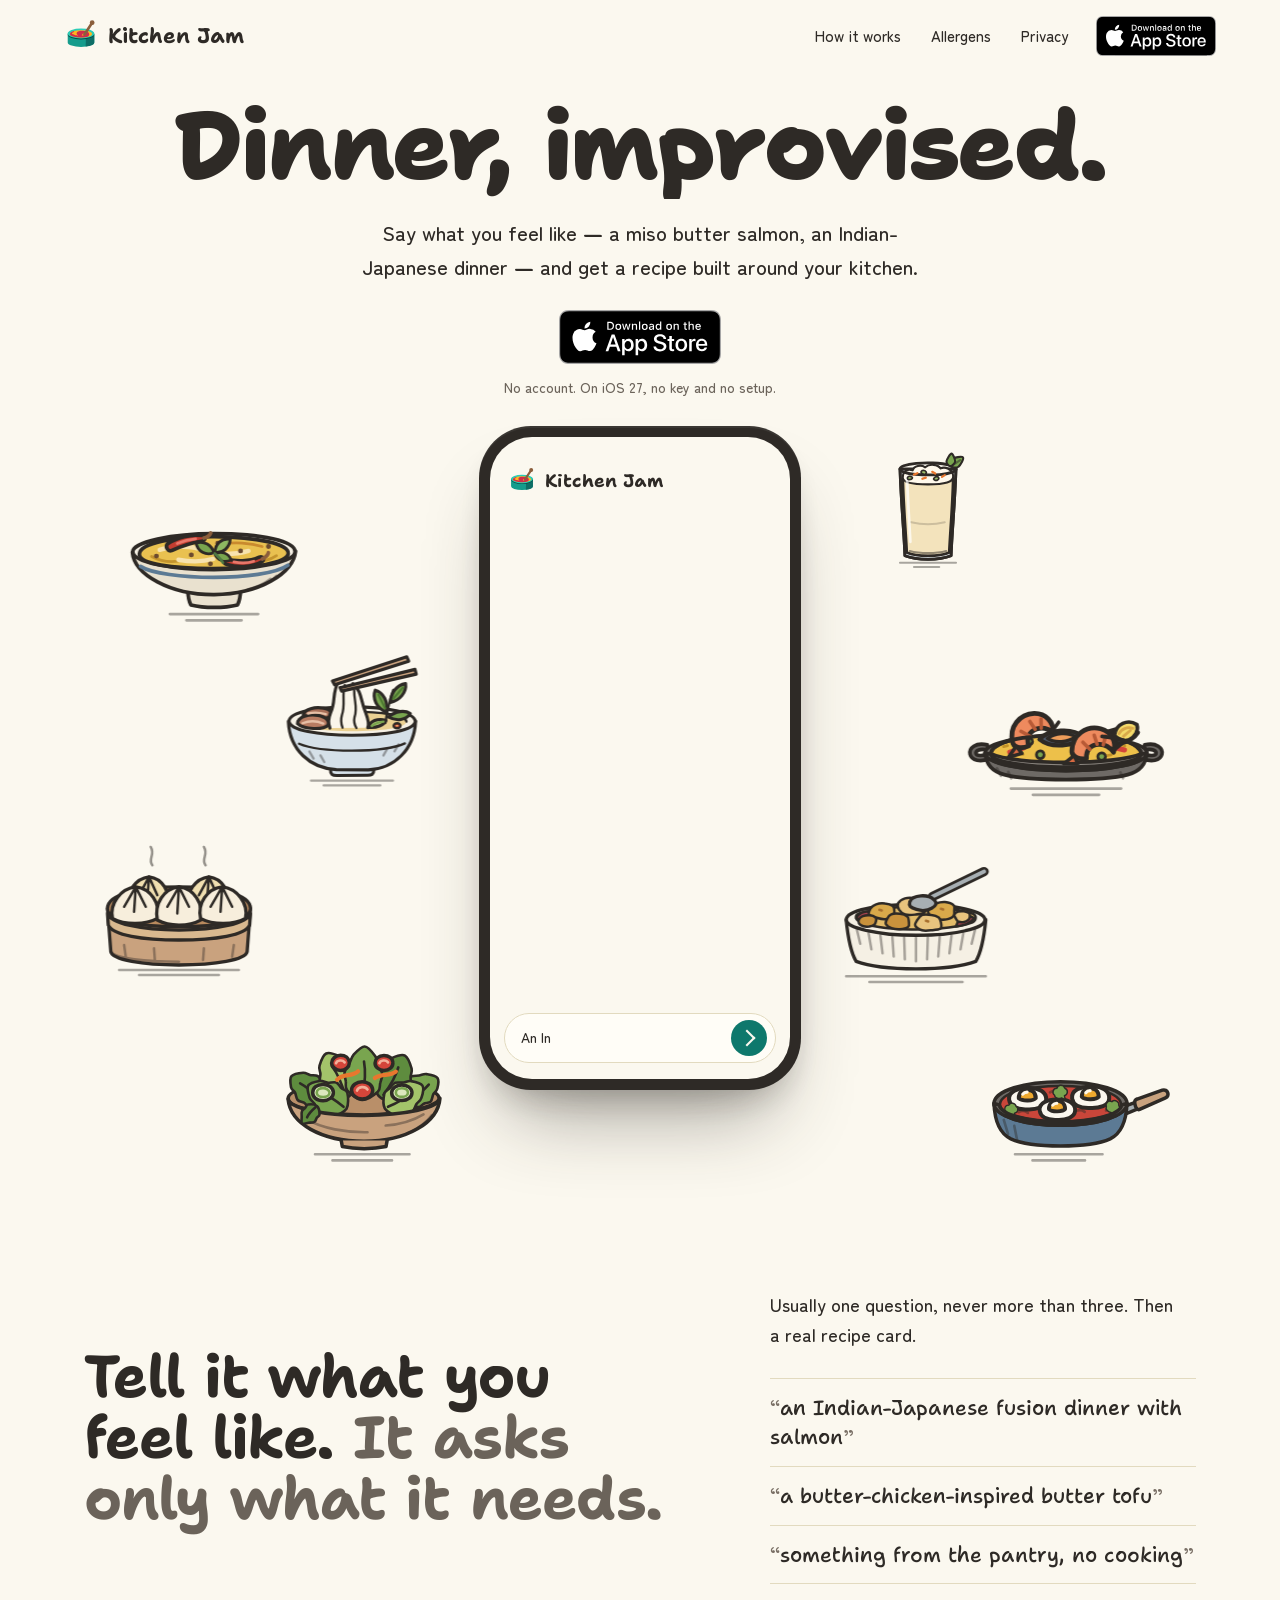
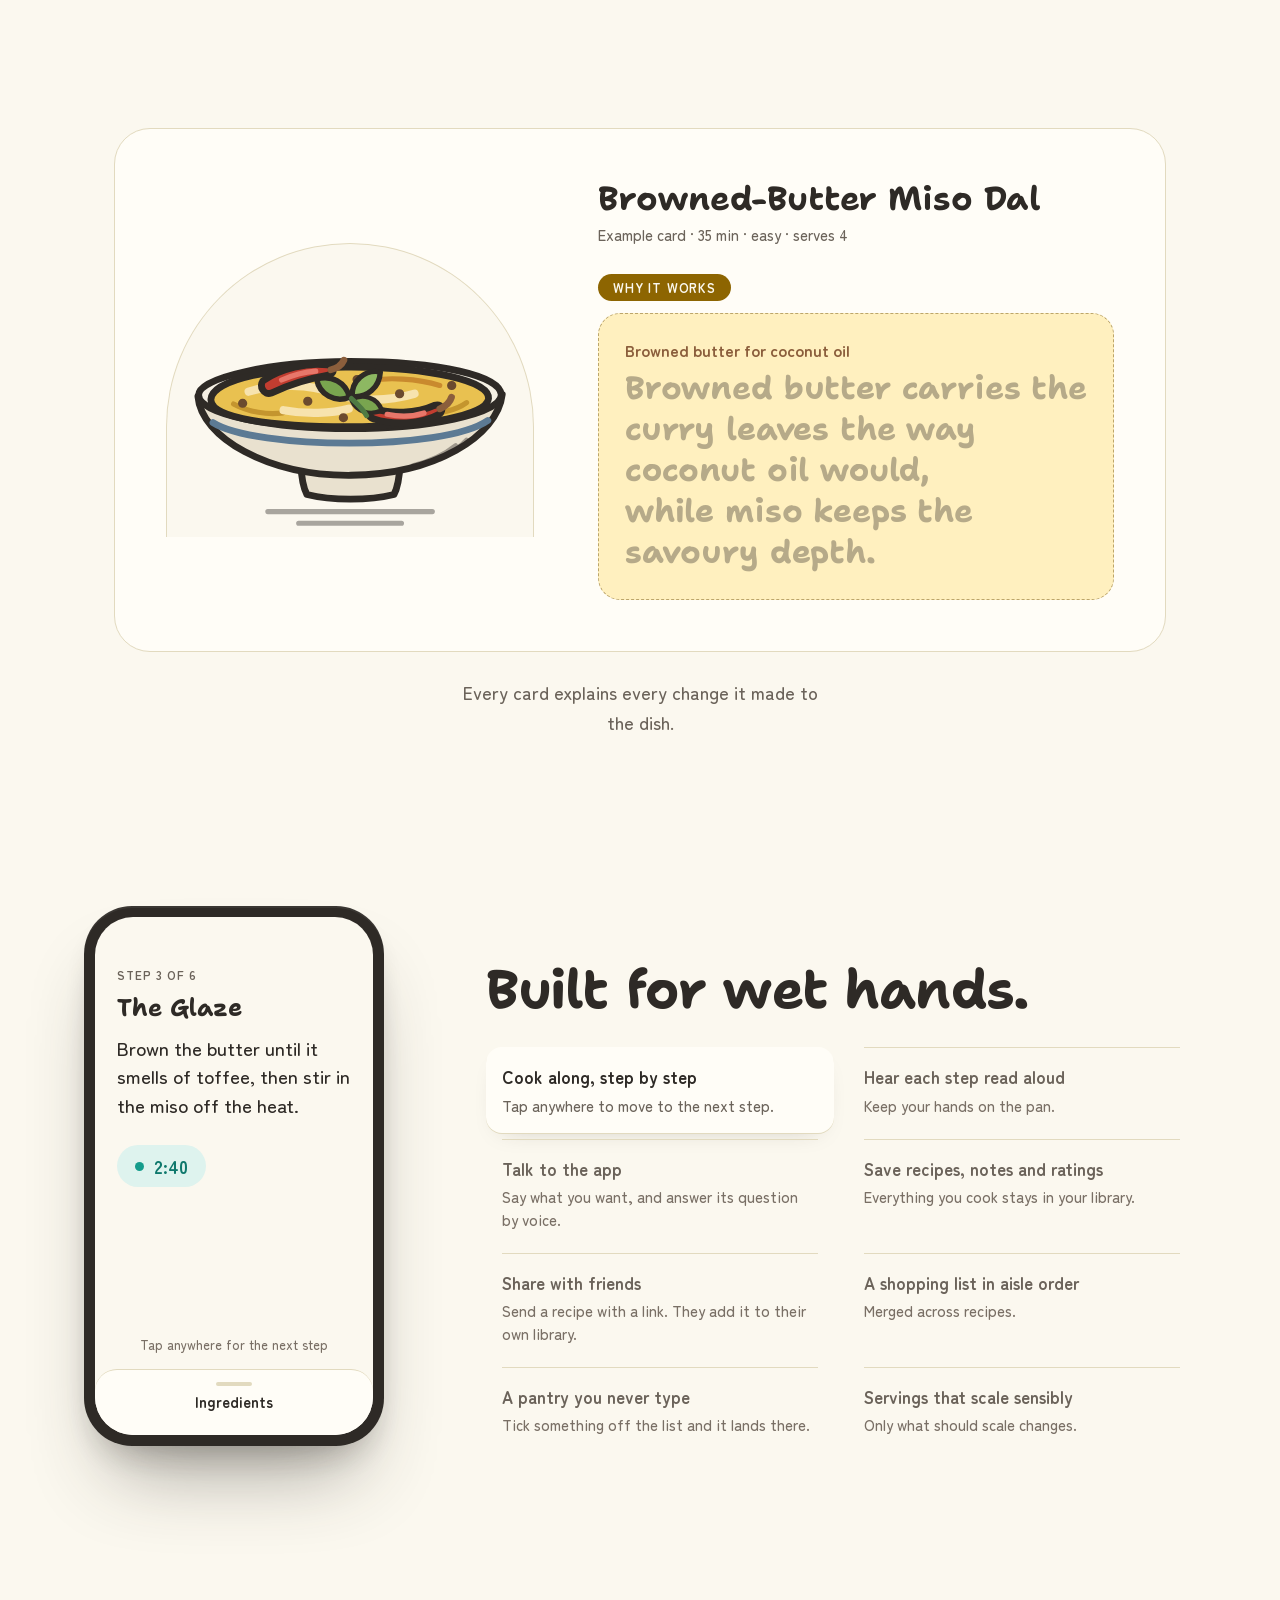
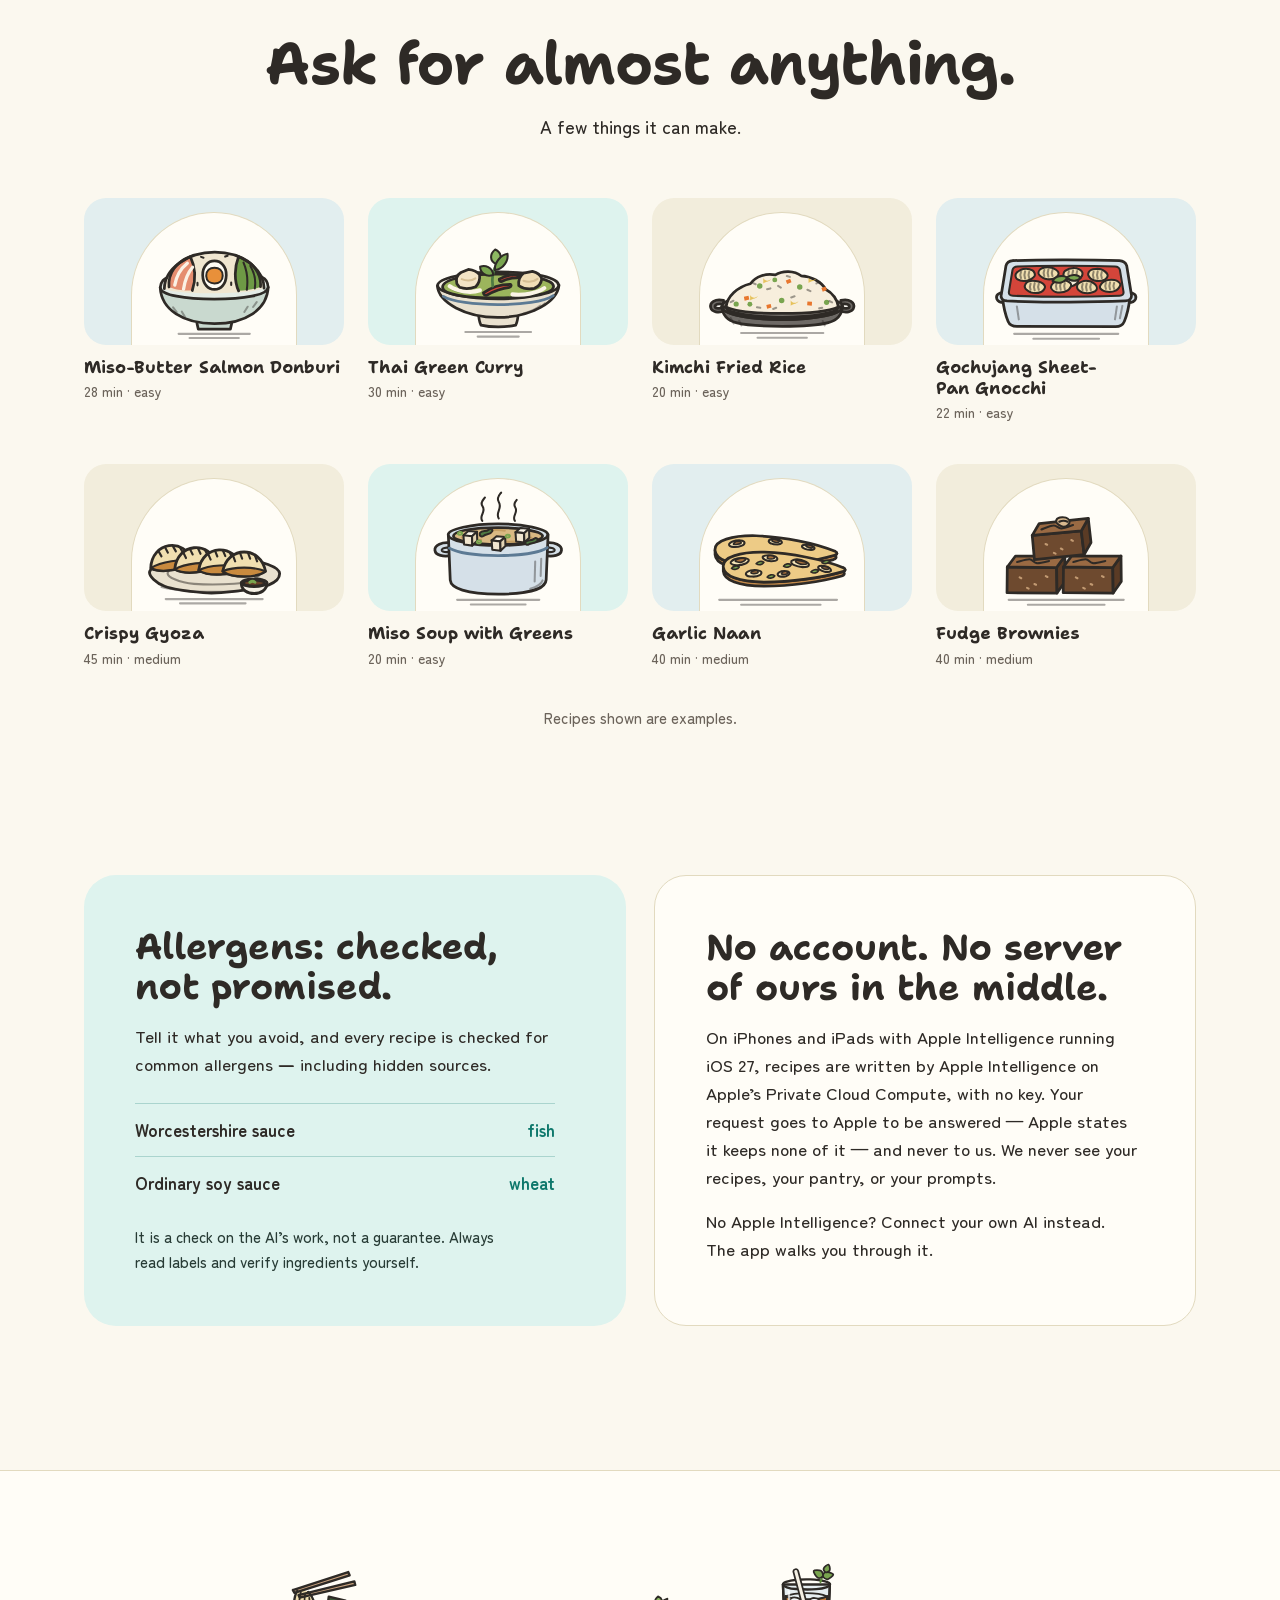
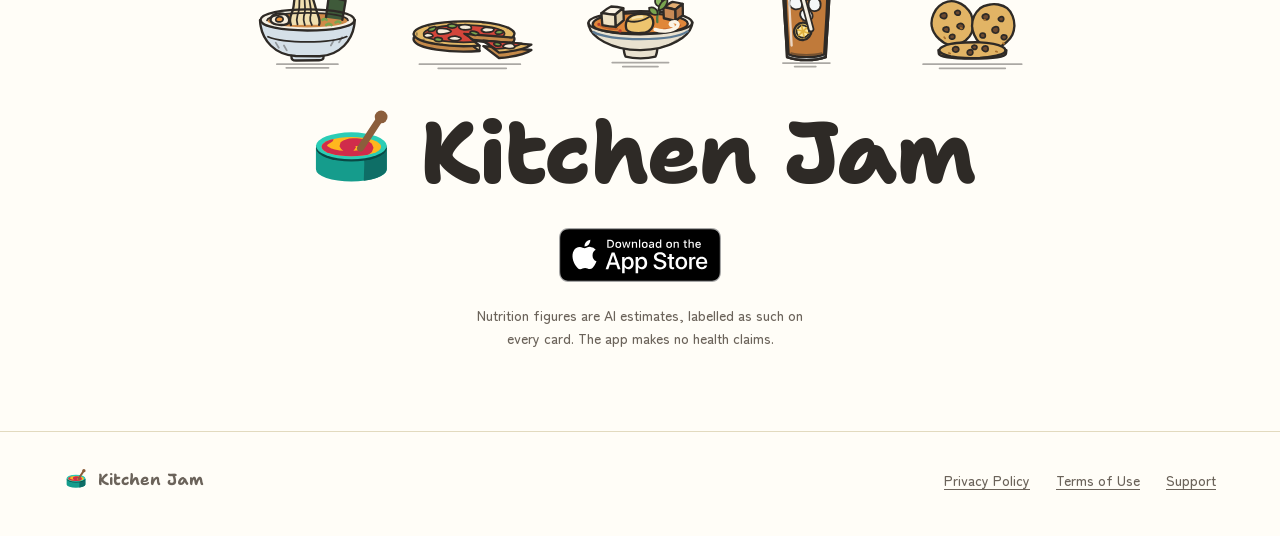
<file: index.html>
<!doctype html>
<html lang="en">
<head>
<meta charset="utf-8">
<meta name="viewport" content="width=device-width, initial-scale=1, viewport-fit=cover">
<title>Kitchen Jam — Dinner, improvised.</title>
<meta name="description" content="Say what you feel like and get a recipe built around your kitchen. It asks three questions at most, explains every change, and never sends your recipes to us.">
<meta name="theme-color" content="#FBF8EF">
<link rel="canonical" href="https://mykitchenjam.app/">
<meta property="og:url" content="https://mykitchenjam.app/">
<meta property="og:type" content="website">
<meta property="og:site_name" content="Kitchen Jam">
<meta property="og:title" content="Kitchen Jam — Dinner, improvised.">
<meta property="og:description" content="Say what you feel like and get a recipe built around your kitchen. It asks three questions at most and explains every change.">
<meta property="og:image" content="https://mykitchenjam.app/og-image.png">
<meta property="og:image:width" content="1200">
<meta property="og:image:height" content="630">
<meta property="og:image:alt" content="Kitchen Jam: Dinner, improvised. A recipe card for miso-butter salmon donburi on an iPhone.">
<meta name="twitter:card" content="summary_large_image">
<link rel="icon" href="pot.svg" type="image/svg+xml">
<link rel="preload" href="fonts/shantell-sans-latin.woff2" as="font" type="font/woff2" crossorigin>
<link rel="stylesheet" href="site.css?v=32">
<script src="site.js?v=32" defer></script>
</head>
<body>
<a class="skip" href="#main">Skip to the page</a>

<header class="bar" data-bar>
  <a class="brand" href="#top" aria-label="Kitchen Jam, back to top">
    <svg class="pot" viewBox="0 0 64 64" aria-hidden="true"><use href="#pot"></use></svg>
    <span>Kitchen Jam</span>
  </a>
  <nav class="bar__nav" aria-label="Page">
    <a href="#how">How it works</a>
    <a href="#allergens">Allergens</a>
    <a href="#privacy">Privacy</a>
  </nav>
  <a class="store store--small" href="https://apps.apple.com/app/kitchen-jam-fusion-recipes/id6802524217"><img src="app-store-badge.svg" alt="Download on the App Store" width="120" height="40"></a>
</header>

<main id="main">

<!-- ================================================================ hero -->
<section class="hero" id="top" aria-labelledby="hero-title">
  <div class="hero__copy">
    <h1 id="hero-title" class="hero__title">
      <span class="line"><span>Dinner,</span></span> <span class="line"><span>improvised.</span></span>
    </h1>
    <p class="hero__lede">Say what you feel like <span class="dash">—</span> a miso butter salmon, an Indian-Japanese dinner <span class="dash">—</span> and get a recipe built around your kitchen.</p>
    <div class="hero__act">
      <a class="store" href="https://apps.apple.com/app/kitchen-jam-fusion-recipes/id6802524217"><img src="app-store-badge.svg" alt="Download on the App Store" width="162" height="54"></a>
      <p class="hero__small">No account. On iOS 27, no key and no setup.</p>
    </div>
  </div>

  <div class="stage" data-stage>
    <!-- The table: drawings from the app's own set, inked in on arrival. -->
    <div class="table" aria-hidden="true">
      <figure class="dish" style="--x:-37%;--y:4%;--s:1.05;--d:0" data-art="dish-curry--dal"></figure>
      <figure class="dish" style="--x:-25%;--y:30%;--s:.9;--d:1" data-art="dish-noodle-bowl--pho"></figure>
      <figure class="dish" style="--x:-40%;--y:55%;--s:.95;--d:2" data-art="dish-dumplings"></figure>
      <figure class="dish" style="--x:-24%;--y:80%;--s:1;--d:3" data-art="dish-salad"></figure>
      <figure class="dish" style="--x:25%;--y:2%;--s:.8;--d:0" data-art="dish-drink--lassi"></figure>
      <figure class="dish" style="--x:37%;--y:28%;--s:1.05;--d:1" data-art="dish-rice-pan--paella"></figure>
      <figure class="dish" style="--x:24%;--y:56%;--s:.95;--d:2" data-art="dish-sweet--crumble"></figure>
      <figure class="dish" style="--x:38%;--y:80%;--s:1;--d:3" data-art="dish-breakfast--shakshuka"></figure>
    </div>

    <!-- The phone plays the app's one mechanism: ask, one question, a card. -->
    <div class="phone" role="img" aria-label="The Kitchen Jam chat: someone asks for an Indian-Japanese fusion dinner with salmon, the app asks rice or noodles, they pick rice, and a Miso-Butter Salmon Donburi recipe card appears with its drawing.">
      <div class="phone__screen" data-demo>
        <div class="app-top">
          <svg class="pot" viewBox="0 0 64 64" aria-hidden="true"><use href="#pot"></use></svg>
          <span>Kitchen Jam</span>
        </div>
        <div class="thread">
          <p class="msg msg--me" data-step="ask"><span data-typed>An Indian-Japanese fusion dinner with salmon</span></p>
          <p class="msg msg--app" data-step="question">Lovely. One question: rice, or noodles tonight?</p>
          <div class="chips" data-step="chips">
            <span class="chip" data-pick>Rice</span><span class="chip">Noodles</span><span class="chip">Surprise me</span>
          </div>
          <p class="msg msg--me" data-step="answer">Rice</p>
          <div class="card" data-step="card">
            <div class="card__art" data-art="dish-rice-bowl" data-manual></div>
            <div class="card__words">
              <p class="card__title">Miso-Butter Salmon Donburi</p>
              <p class="card__meta">28 min · easy · serves 2</p>
            </div>
          </div>
        </div>
        <div class="composer"><span data-composer>What do you feel like?</span><span class="send" aria-hidden="true"></span></div>
      </div>
    </div>
  </div>
</section>

<!-- ================================================================ ask -->
<section class="ask" id="how" aria-labelledby="ask-title">
  <h2 id="ask-title" class="ask__title">Tell it what you feel like. <em>It asks only what it needs.</em></h2>
  <div class="ask__body">
    <p>Usually one question, never more than three. Then a real recipe card.</p>
    <ul class="prompts" aria-label="Things people ask for">
      <li>an Indian-Japanese fusion dinner with salmon</li>
      <li>a butter-chicken-inspired butter tofu</li>
      <li>something from the pantry, no cooking</li>
    </ul>
  </div>
</section>

<!-- ================================================================ why -->
<section class="why" aria-labelledby="why-title">
  <h2 id="why-title" class="sr">Why it works</h2>
  <article class="rcard" aria-label="An example recipe card">
    <div class="rcard__art" data-art="dish-curry--dal"></div>
    <div class="rcard__body">
      <p class="rcard__title">Browned-Butter Miso Dal</p>
      <p class="rcard__meta">Example card · 35 min · easy · serves 4</p>
      <p class="ribbon ribbon--yuzu" aria-hidden="true">Why it works</p>
      <div class="rcard__why">
        <p class="rcard__swap">Browned butter for coconut oil</p>
        <p class="rcard__reason" data-read>Browned butter carries the curry leaves the way coconut oil would, while miso keeps the savoury depth.</p>
      </div>
    </div>
  </article>
  <p class="why__note">Every card explains every change it made to the dish.</p>
</section>

<!-- ================================================================ cook -->
<section class="cook" id="features" aria-labelledby="cook-title">
  <div class="cook__phone">
    <div class="phone phone--still">
      <div class="phone__screen phone__screen--feat">
        <div class="fs fs--cook is-active" id="fs-cook" role="tabpanel" aria-label="Cooking mode: step 3 of 6 with a running timer."><p class="fs-count">Step 3 of 6</p><p class="fs-title">The Glaze</p><p class="fs-step">Brown the butter until it smells of toffee, then stir in the miso off the heat.</p><p class="timer"><span class="timer__dot" aria-hidden="true"></span>2:40</p><p class="fs-hint">Tap anywhere for the next step</p><p class="drawer">Ingredients</p></div>
        <div class="fs fs--read" id="fs-read" role="tabpanel" aria-label="Cooking mode reading the step aloud."><p class="fs-count">Step 3 of 6</p><p class="fs-title">The Glaze</p><p class="fs-step fs-step--reading">Brown the butter until it smells of toffee, then stir in the miso off the heat.</p><p class="speaking"><span class="bars" aria-hidden="true"><i></i><i></i><i></i><i></i><i></i></span>Reading step 3</p><p class="fs-hint">Tap anywhere for the next step</p><p class="drawer">Ingredients</p></div>
        <div class="fs fs--talk" id="fs-talk" role="tabpanel" aria-label="Speaking a request to the app."><div class="app-top"><svg class="pot" viewBox="0 0 64 64" aria-hidden="true"><use href="#pot"></use></svg><span>Kitchen Jam</span></div><div class="listen"><p class="listen__label">Listening…</p><p class="listen__words" data-talk>Something cosy with what’s in my fridge</p><span class="mic" aria-hidden="true"><svg viewBox="0 0 24 24"><rect x="9" y="3" width="6" height="11" rx="3"></rect><path d="M5 11a7 7 0 0 0 14 0M12 18v3"></path></svg></span></div></div>
        <div class="fs fs--save" id="fs-save" role="tabpanel" aria-label="A saved recipe with a 4-star rating and two notes."><div class="saved__art" data-art="dish-curry--dal" data-manual></div><p class="fs-title">Browned-Butter Miso Dal</p><p class="saved__stars" aria-label="Rated 4 of 5"><svg viewBox="0 0 24 24" aria-hidden="true"><path d="M12 2.5l2.9 6 6.6.9-4.8 4.6 1.2 6.5L12 17.4 6.1 20.5l1.2-6.5L2.5 9.4l6.6-.9z"></path></svg><svg viewBox="0 0 24 24" aria-hidden="true"><path d="M12 2.5l2.9 6 6.6.9-4.8 4.6 1.2 6.5L12 17.4 6.1 20.5l1.2-6.5L2.5 9.4l6.6-.9z"></path></svg><svg viewBox="0 0 24 24" aria-hidden="true"><path d="M12 2.5l2.9 6 6.6.9-4.8 4.6 1.2 6.5L12 17.4 6.1 20.5l1.2-6.5L2.5 9.4l6.6-.9z"></path></svg><svg viewBox="0 0 24 24" aria-hidden="true"><path d="M12 2.5l2.9 6 6.6.9-4.8 4.6 1.2 6.5L12 17.4 6.1 20.5l1.2-6.5L2.5 9.4l6.6-.9z"></path></svg><span class="off"><svg viewBox="0 0 24 24" aria-hidden="true"><path d="M12 2.5l2.9 6 6.6.9-4.8 4.6 1.2 6.5L12 17.4 6.1 20.5l1.2-6.5L2.5 9.4l6.6-.9z"></path></svg></span></p><p class="saved__label">Your notes</p><ul class="notes"><li>Add more miso next time.</li><li>Great with lime pickle.</li></ul></div>
        <div class="fs fs--share" id="fs-share" role="tabpanel" aria-label="A recipe shared with a friend by link."><p class="share__to">To: Sam</p><div class="bubble"><div class="bubble__card"><div class="bubble__art" data-art="dish-rice-bowl" data-manual></div><p class="bubble__title">Miso-Butter Salmon Donburi</p><p class="bubble__meta">Kitchen Jam recipe · 28 min</p></div><p class="bubble__text">Made this tonight. You’ll love it!</p></div><p class="share__added">Sam added it to their library</p></div>
        <div class="fs fs--shop" id="fs-shop" role="tabpanel" aria-label="A shopping list grouped by aisle, with spring onions ticked off."><p class="fs-title fs-title--sm">Shopping</p><div class="list"><div class="list__roll"><p class="aisle"><img src="art/aisle-produce.svg" alt="" width="22" height="22">Produce</p><p class="item is-done"><span class="box"></span>Spring onions</p><p class="item"><span class="box"></span>Lime</p><p class="item"><span class="box"></span>Coriander</p><p class="aisle"><img src="art/aisle-dairy-eggs.svg" alt="" width="22" height="22">Dairy &amp; eggs</p><p class="item"><span class="box"></span>Butter</p><p class="item"><span class="box"></span>Eggs</p><p class="aisle"><img src="art/aisle-oils-sauces.svg" alt="" width="22" height="22">Oils &amp; sauces</p><p class="item"><span class="box"></span>White miso</p><p class="item"><span class="box"></span>Soy sauce</p><p class="aisle"><img src="art/aisle-dry-goods.svg" alt="" width="22" height="22">Dry goods</p><p class="item"><span class="box"></span>Short-grain rice</p><p class="probably">Probably have: salt, sugar, oil</p></div></div></div>
        <div class="fs fs--pantry" id="fs-pantry" role="tabpanel" aria-label="A pantry with items just added from the shopping list."><p class="fs-title fs-title--sm">Pantry</p><p class="saved__label">Just added from your list</p><div class="added"><span>Spring onions</span><span>Butter</span><span>Lime</span></div><p class="saved__label">Staples, assumed in stock</p><p class="staples">Salt · Sugar · Oil · Pepper · Flour · Rice vinegar</p></div>
        <div class="fs fs--scale" id="fs-scale" role="tabpanel" aria-label="Scaling a recipe from 2 to 4 servings; the frying oil does not double."><p class="fs-title fs-title--sm">Ingredients</p><div class="serves"><span>Serves</span><span class="stepper" aria-hidden="true"><i>−</i><b data-serves>2</b><i>+</i></span></div><ul class="amounts"><li><span>Salmon fillets</span><b data-amt="2">2</b></li><li><span>Short-grain rice</span><b data-amt="150" data-unit=" g">150 g</b></li><li><span>Butter</span><b data-amt="20" data-unit=" g">20 g</b></li><li class="fixed"><span>Oil for frying</span><b>2 tbsp</b><em>stays</em></li></ul></div>
      </div>
    </div>
  </div>
  <div class="cook__copy">
    <h2 id="cook-title" class="cook__title" aria-live="polite"><span data-feat-headline>Built for wet hands.</span></h2>
    <div class="feats" role="tablist" aria-label="What else it does">
      <button class="feat" type="button" role="tab" id="ft-cook" aria-controls="fs-cook" aria-selected="true" tabindex="0" data-feat="cook" data-headline="Built for wet hands."><span class="feat__t">Cook along, step by step</span><span class="feat__d">Tap anywhere to move to the next step.</span></button>
      <button class="feat" type="button" role="tab" id="ft-read" aria-controls="fs-read" aria-selected="false" tabindex="-1" data-feat="read" data-headline="It reads each step to you."><span class="feat__t">Hear each step read aloud</span><span class="feat__d">Keep your hands on the pan.</span></button>
      <button class="feat" type="button" role="tab" id="ft-talk" aria-controls="fs-talk" aria-selected="false" tabindex="-1" data-feat="talk" data-headline="Just say what you want."><span class="feat__t">Talk to the app</span><span class="feat__d">Say what you want, and answer its question by voice.</span></button>
      <button class="feat" type="button" role="tab" id="ft-save" aria-controls="fs-save" aria-selected="false" tabindex="-1" data-feat="save" data-headline="Keep what you loved."><span class="feat__t">Save recipes, notes and ratings</span><span class="feat__d">Everything you cook stays in your library.</span></button>
      <button class="feat" type="button" role="tab" id="ft-share" aria-controls="fs-share" aria-selected="false" tabindex="-1" data-feat="share" data-headline="Pass a recipe on."><span class="feat__t">Share with friends</span><span class="feat__d">Send a recipe with a link. They add it to their own library.</span></button>
      <button class="feat" type="button" role="tab" id="ft-shop" aria-controls="fs-shop" aria-selected="false" tabindex="-1" data-feat="shop" data-headline="A list that walks the shop."><span class="feat__t">A shopping list in aisle order</span><span class="feat__d">Merged across recipes.</span></button>
      <button class="feat" type="button" role="tab" id="ft-pantry" aria-controls="fs-pantry" aria-selected="false" tabindex="-1" data-feat="pantry" data-headline="A pantry that fills itself."><span class="feat__t">A pantry you never type</span><span class="feat__d">Tick something off the list and it lands there.</span></button>
      <button class="feat" type="button" role="tab" id="ft-scale" aria-controls="fs-scale" aria-selected="false" tabindex="-1" data-feat="scale" data-headline="Cooking for more? It scales."><span class="feat__t">Servings that scale sensibly</span><span class="feat__d">Only what should scale changes.</span></button>
    </div>
  </div>
</section>

<!-- ================================================================ library -->
<section class="library" aria-labelledby="lib-title">
  <h2 id="lib-title">Ask for almost anything.</h2>
  <p class="library__lede">A few things it can make.</p>
  <ul class="tiles">
    <li class="tile" style="--w:var(--wash-a)"><div class="tile__art" data-art="dish-rice-bowl"></div><p class="tile__title">Miso-Butter Salmon Donburi</p><p class="tile__meta">28 min · easy</p></li>
    <li class="tile" style="--w:var(--wash-b)"><div class="tile__art" data-art="dish-curry--green"></div><p class="tile__title">Thai Green Curry</p><p class="tile__meta">30 min · easy</p></li>
    <li class="tile" style="--w:var(--wash-c)"><div class="tile__art" data-art="dish-rice-pan"></div><p class="tile__title">Kimchi Fried Rice</p><p class="tile__meta">20 min · easy</p></li>
    <li class="tile" style="--w:var(--wash-a)"><div class="tile__art" data-art="dish-oven-dish--gnocchi"></div><p class="tile__title">Gochujang Sheet-Pan Gnocchi</p><p class="tile__meta">22 min · easy</p></li>
    <li class="tile" style="--w:var(--wash-c)"><div class="tile__art" data-art="dish-dumplings--gyoza"></div><p class="tile__title">Crispy Gyoza</p><p class="tile__meta">45 min · medium</p></li>
    <li class="tile" style="--w:var(--wash-b)"><div class="tile__art" data-art="dish-soup--miso"></div><p class="tile__title">Miso Soup with Greens</p><p class="tile__meta">20 min · easy</p></li>
    <li class="tile" style="--w:var(--wash-a)"><div class="tile__art" data-art="dish-flatbread--naan"></div><p class="tile__title">Garlic Naan</p><p class="tile__meta">40 min · medium</p></li>
    <li class="tile" style="--w:var(--wash-c)"><div class="tile__art" data-art="dish-sweet--brownies"></div><p class="tile__title">Fudge Brownies</p><p class="tile__meta">40 min · medium</p></li>
  </ul>
  <p class="library__note">Recipes shown are examples.</p>
</section>

<!-- ================================================================ trust -->
<section class="trust" aria-label="Allergens and privacy">
  <article class="trust__allergens" id="allergens" aria-labelledby="al-title">
    <h2 id="al-title">Allergens: checked, not promised.</h2>
    <p>Tell it what you avoid, and every recipe is checked for common allergens <span class="dash">—</span> including hidden sources.</p>
    <ul class="hidden-sources">
      <li><span>Worcestershire sauce</span><span>fish</span></li>
      <li><span>Ordinary soy sauce</span><span>wheat</span></li>
    </ul>
    <p class="fine">It is a check on the AI’s work, not a guarantee. Always read labels and verify ingredients yourself.</p>
  </article>
  <article class="trust__privacy" id="privacy" aria-labelledby="pr-title">
    <h2 id="pr-title">No account. No server of ours in the middle.</h2>
    <p>On iPhones and iPads with Apple Intelligence running iOS 27, recipes are written by Apple Intelligence on Apple’s Private Cloud Compute, with no key. Your request goes to Apple to be answered — Apple states it keeps none of it — and never to us. We never see your recipes, your pantry, or your prompts.</p>
    <p>No Apple Intelligence? Connect your own AI instead. The app walks you through it.</p>
  </article>
</section>

<!-- ================================================================ close -->
<section class="close" id="download" aria-labelledby="close-title">
  <div class="close__row" aria-hidden="true">
    <figure class="dish" data-art="dish-noodle-bowl"></figure>
    <figure class="dish" data-art="dish-flatbread"></figure>
    <figure class="dish" data-art="dish-curry"></figure>
    <figure class="dish" data-art="dish-drink--iced-tea"></figure>
    <figure class="dish" data-art="dish-sweet--cookies"></figure>
  </div>
  <h2 id="close-title" class="close__title"><svg class="pot" viewBox="0 0 64 64" aria-hidden="true"><use href="#pot"></use></svg>Kitchen Jam</h2>
  <a class="store" href="https://apps.apple.com/app/kitchen-jam-fusion-recipes/id6802524217"><img src="app-store-badge.svg" alt="Download on the App Store" width="162" height="54"></a>
  <p class="close__small">Nutrition figures are AI estimates, labelled as such on every card. The app makes no health claims.</p>
</section>

</main>

<footer class="foot">
  <span class="brand brand--quiet">
    <svg class="pot" viewBox="0 0 64 64" aria-hidden="true"><use href="#pot"></use></svg>
    Kitchen Jam
  </span>
  <nav aria-label="Legal">
    <a href="/privacy.html">Privacy Policy</a>
    <a href="/terms.html">Terms of Use</a>
    <a href="support.html">Support</a>
  </nav>
</footer>

<!-- The app's own mark (AppNav.tsx, variant "pot"), defined once. -->
<svg width="0" height="0" style="position:absolute" aria-hidden="true">
  <defs>
    <clipPath id="pot-opening"><ellipse cx="32" cy="28" rx="21" ry="6.8"></ellipse></clipPath>
    <g id="pot">
      <path d="M7 29V44A25 8.5 0 0 0 57 44V29Z" fill="#159C8C"></path>
      <path d="M40.75 29Q41.5 40.5 40.75 51.96A25 8.5 0 0 0 57 44V29Z" fill="#0E6E66"></path>
      <ellipse cx="32" cy="29" rx="25" ry="9.5" fill="#094A45"></ellipse>
      <ellipse cx="32" cy="27.4" rx="25" ry="9.5" fill="#2BCDB6"></ellipse>
      <ellipse cx="32" cy="28" rx="21" ry="6.8" fill="#FFB61E"></ellipse>
      <path clip-path="url(#pot-opening)" fill="none" stroke="#D02C4B" stroke-width="5.5" stroke-linecap="round" d="M32 28L32.1 28.2L31.9 28.5L31.4 28.7L30.5 28.8L29.5 28.7L28.5 28.6L27.6 28.3L26.9 27.8L26.6 27.3L26.8 26.6L27.6 26L29 25.5L30.9 25L33.2 24.8L35.8 24.8L38.4 25.1L40.8 25.7L42.8 26.5L44.2 27.6L44.7 28.8L44.2 30.1L42.7 31.3L40.2 32.4L36.9 33.2L32.9 33.7L28.5 33.8L24 33.5L19.8 32.7L16.2 31.5L13.5 29.9L12.1 28.1L12.1 26.2L13.6 24.2L16.5 22.5"></path>
      <line x1="38.5" y1="29" x2="53" y2="7" stroke="#8B5E3C" stroke-width="5" stroke-linecap="round"></line>
      <circle cx="53" cy="7" r="4.5" fill="#8B5E3C"></circle>
    </g>
  </defs>
</svg>
</body>
</html>
</file>
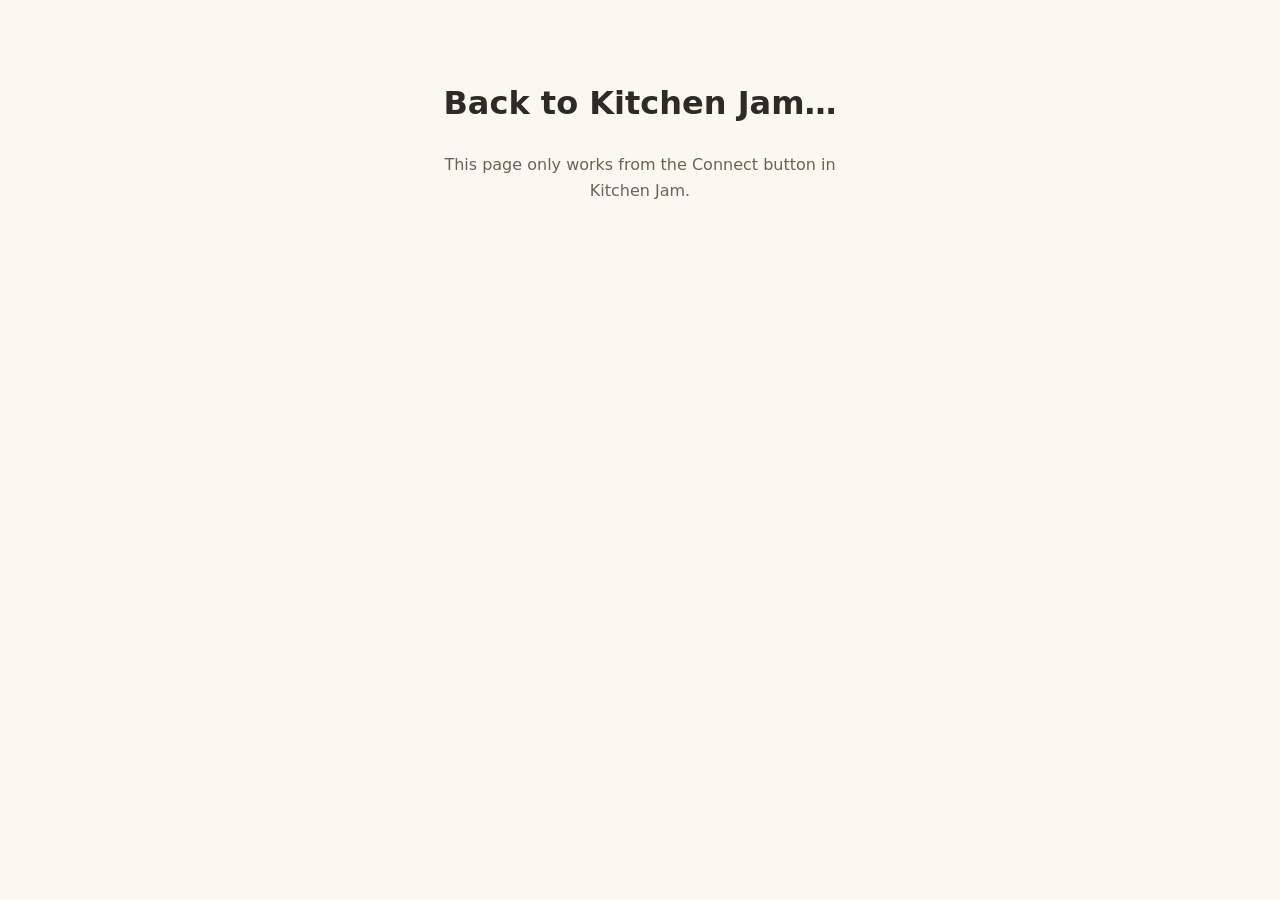
<file: openrouter/index.html>
<!doctype html>
<html lang="en">
<head>
<meta charset="utf-8">
<meta name="viewport" content="width=device-width, initial-scale=1">
<meta name="robots" content="noindex">
<!-- The iOS half of "Connect with OpenRouter" (src/lib/llm/openrouter-oauth.ts).

     WHY THIS PAGE EXISTS: OpenRouter will not redirect to a custom scheme.
     Measured 2026-09-25 in the app's own sign-in sheet: with
     callback_url=improvkitchen://openrouter a signed-in user is dropped on
     OpenRouter's home page, no Authorize screen; the same sheet with a
     localhost callback shows it. So OpenRouter redirects here, to a real https
     page, and this page hands the code on to the app.

     The app's ASWebAuthenticationSession watches for the improvkitchen scheme
     and catches the redirect below before iOS routes it anywhere, so the sheet
     closes and the app receives the URL.

     ONLY `code` or `error` is forwarded, to one fixed target. The code alone
     is useless: exchanging it needs the PKCE verifier, which never leaves the
     app. Published with the legal pages by scripts/publish-legal.mjs. -->
<title>Back to Kitchen Jam</title>
<style>
  :root { --paper:#fbf8ef; --ink:#2e2a26; --soft:#6b635a; --line:#e2dabf; }
  @media (prefers-color-scheme: dark) { :root { --paper:#1c1a17; --ink:#efe7d9; --soft:#a9a093; --line:#3a352f; } }
  body { margin:0; padding:3.5rem 1.25rem; background:var(--paper); color:var(--ink);
         font:16px/1.65 ui-rounded,-apple-system,system-ui,sans-serif; text-align:center; }
  main { max-width:26rem; margin:0 auto; }
  p { color:var(--soft); }
  .btn { display:inline-block; margin-top:1rem; padding:.8rem 1.6rem; border-radius:999px;
         font-weight:700; text-decoration:none; color:var(--paper); background:var(--ink); }
  [hidden] { display:none !important; }
</style>
</head>
<body>
<main>
  <h1>Back to Kitchen Jam…</h1>
  <p id="note">If the app does not open by itself, tap the button.</p>
  <a id="open" class="btn" href="improvkitchen://openrouter" hidden>Open Kitchen Jam</a>
</main>
<script>
  (function () {
    var q = new URLSearchParams(window.location.search);
    var out = new URLSearchParams();
    if (q.get("code")) out.set("code", q.get("code"));
    else if (q.get("error")) out.set("error", q.get("error"));
    else {
      document.getElementById("note").textContent =
        "This page only works from the Connect button in Kitchen Jam.";
      return;
    }
    var target = "improvkitchen://openrouter?" + out.toString();
    var link = document.getElementById("open");
    link.href = target;
    link.hidden = false;
    window.location.replace(target);
  })();
</script>
</body>
</html>
</file>
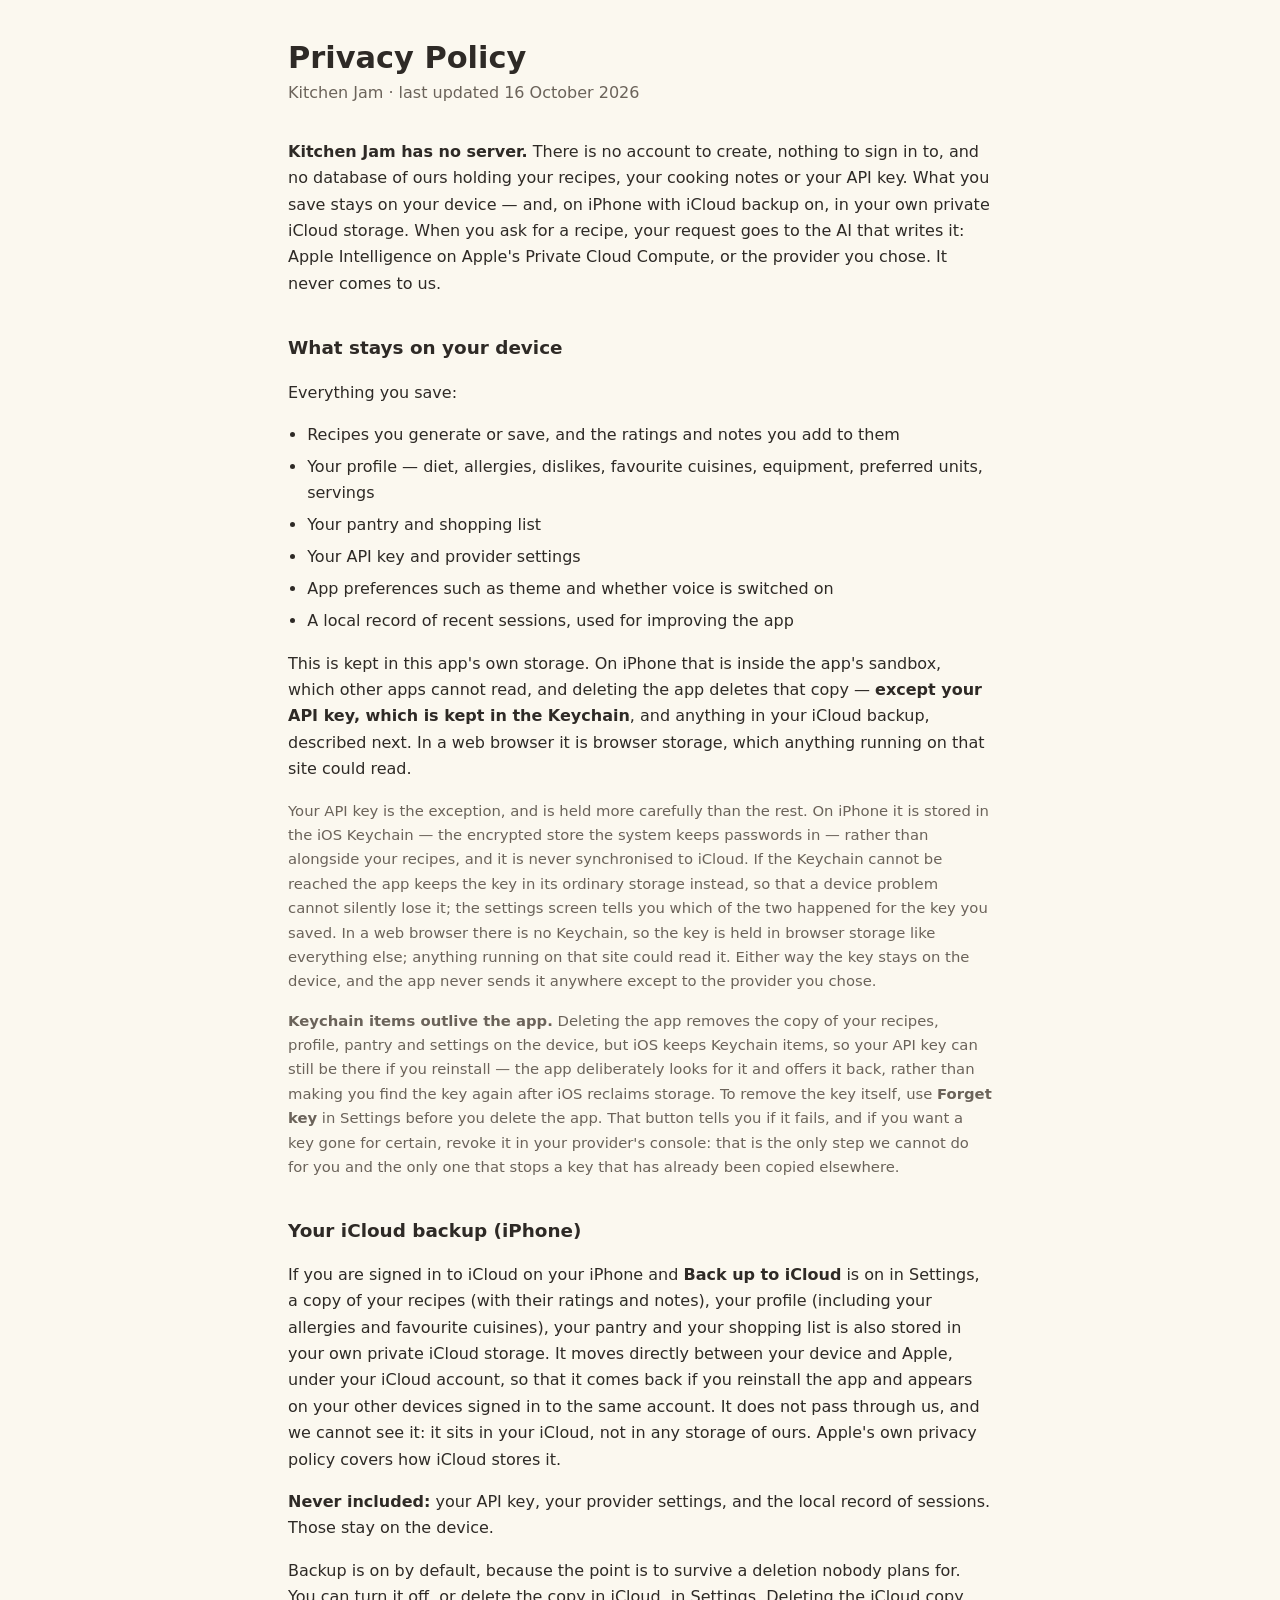
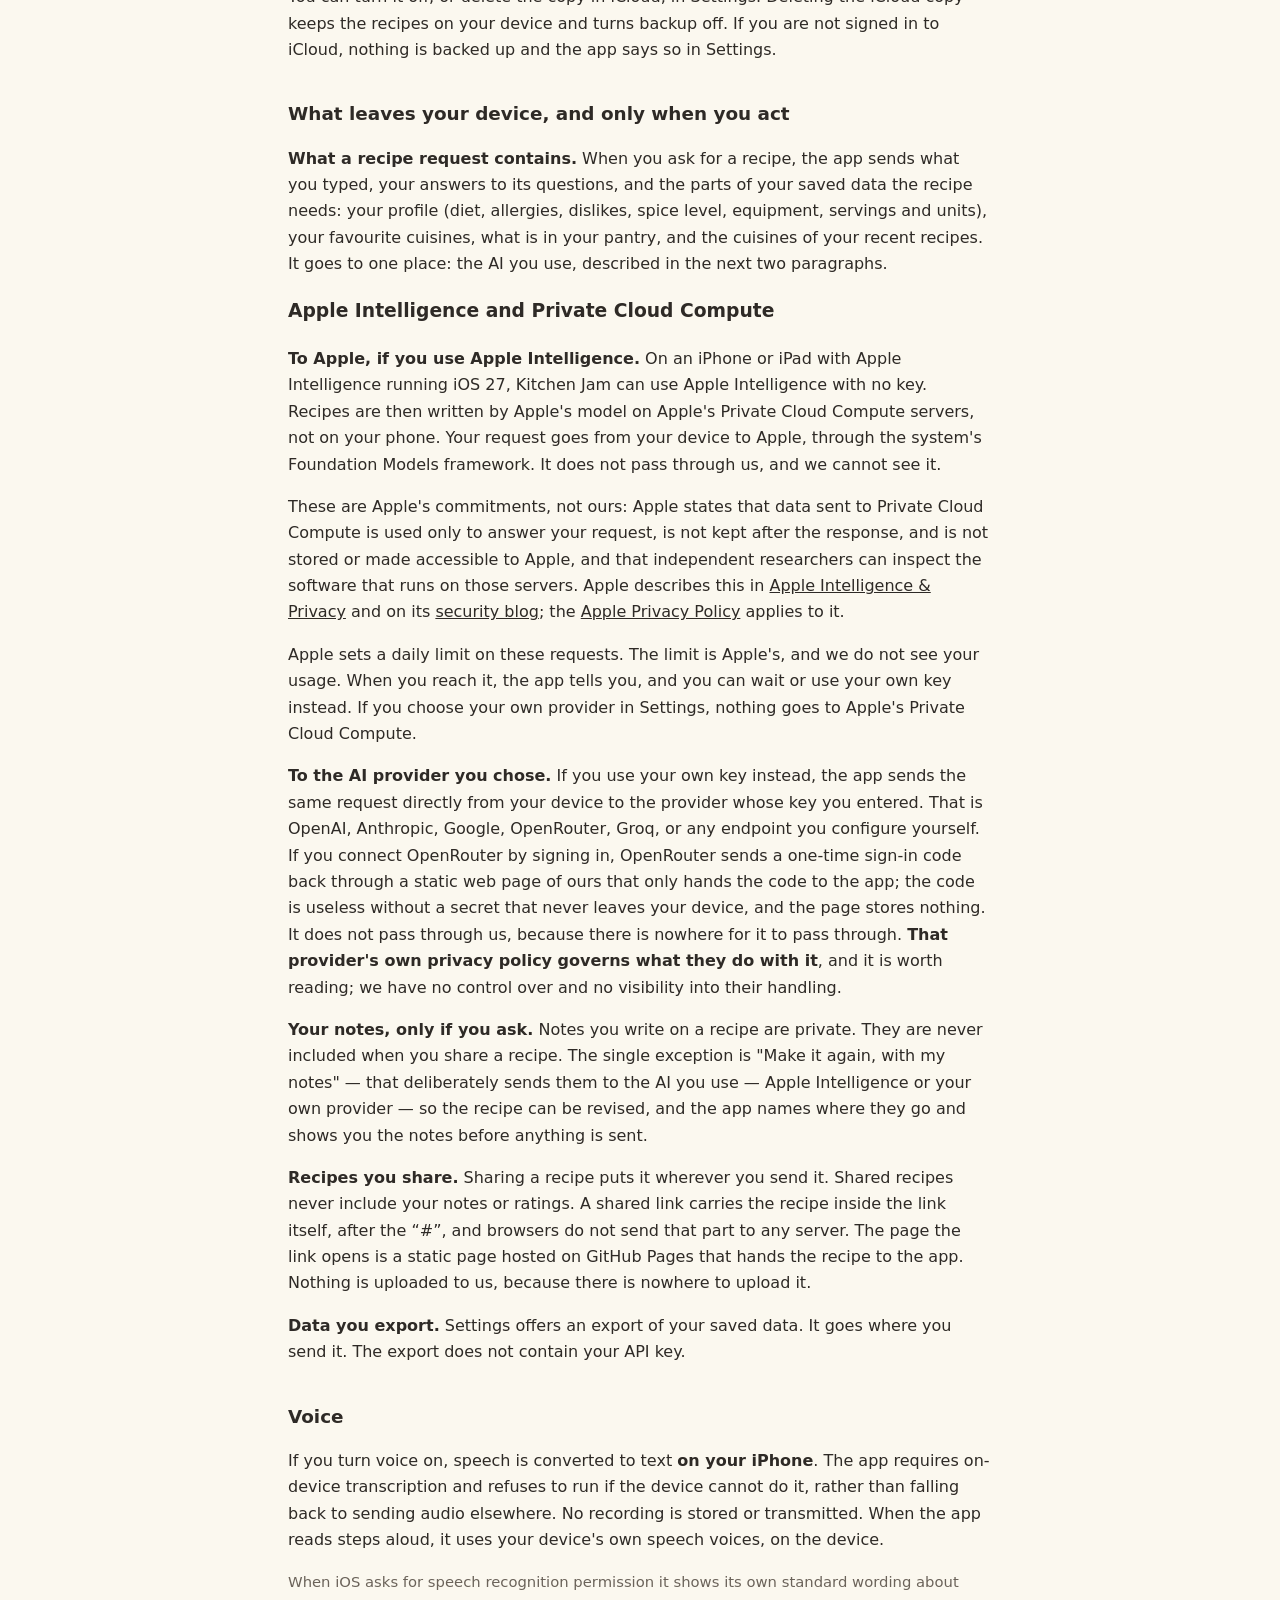
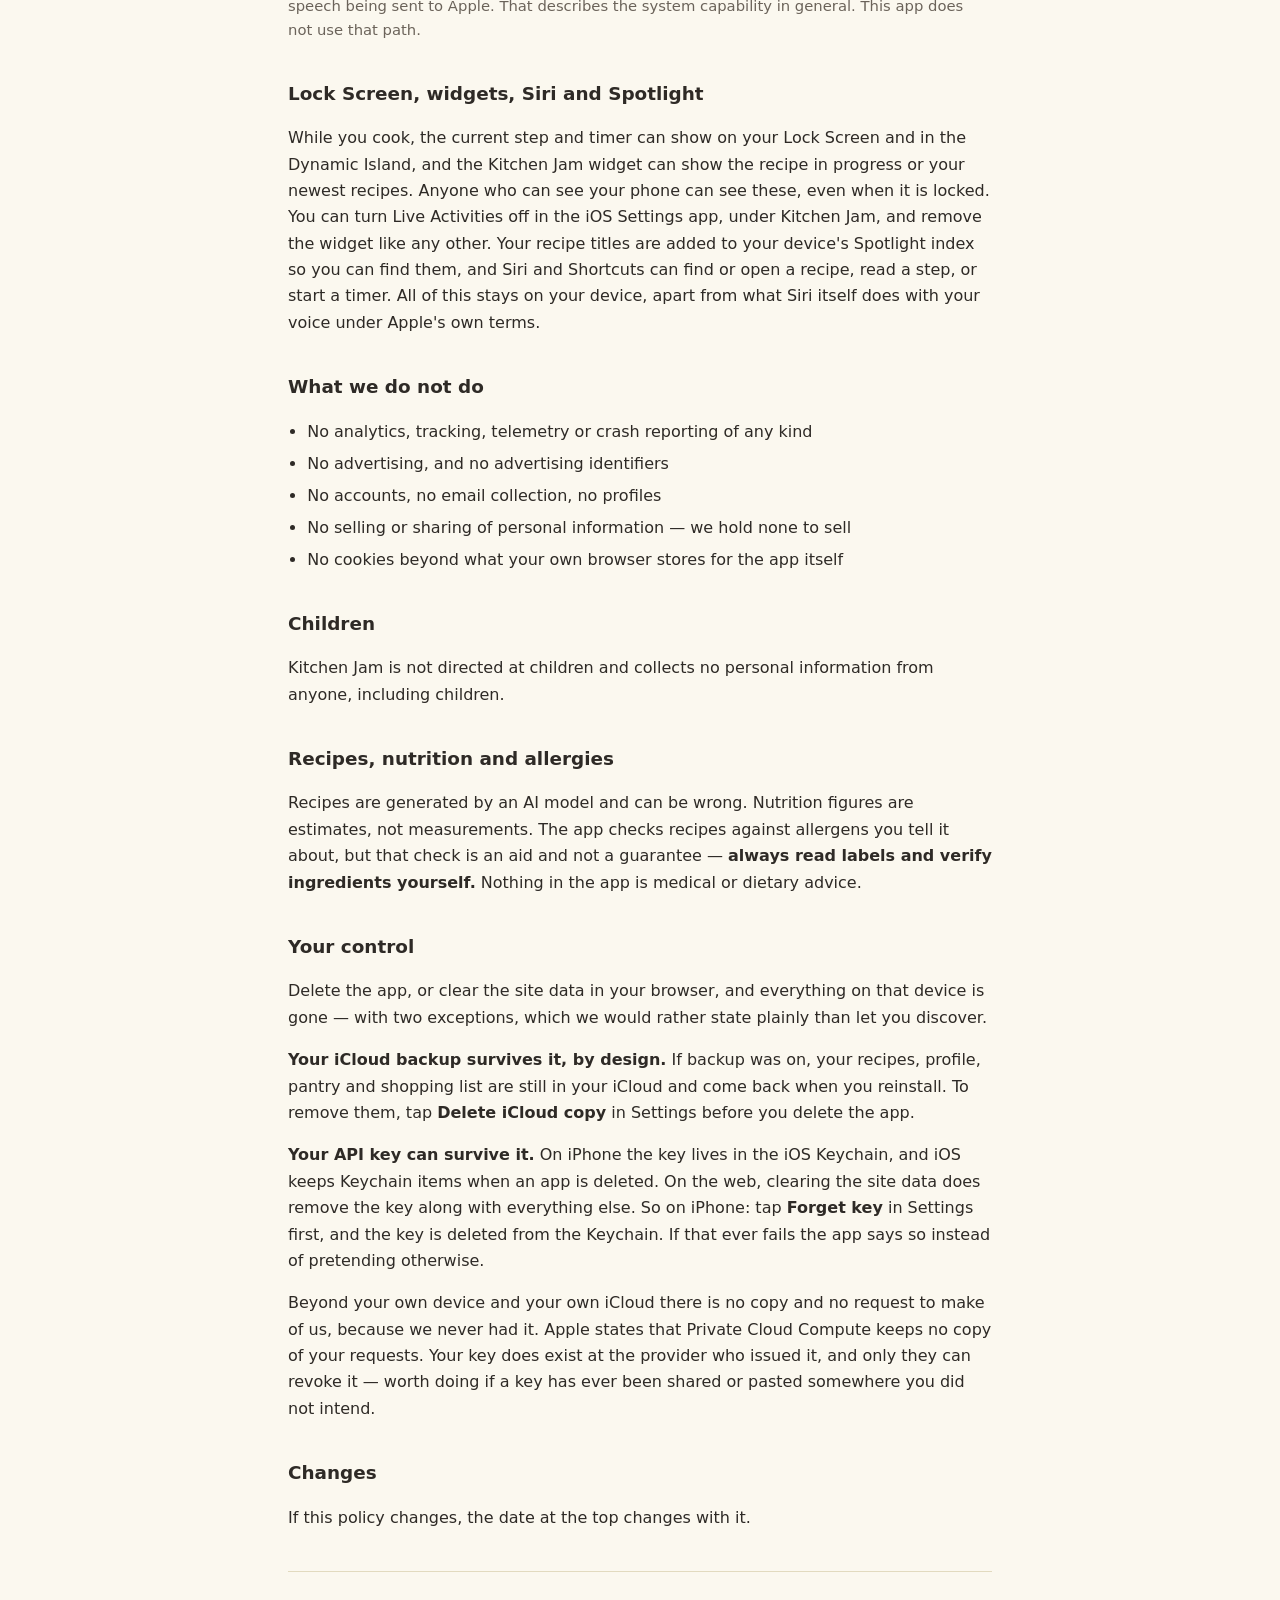
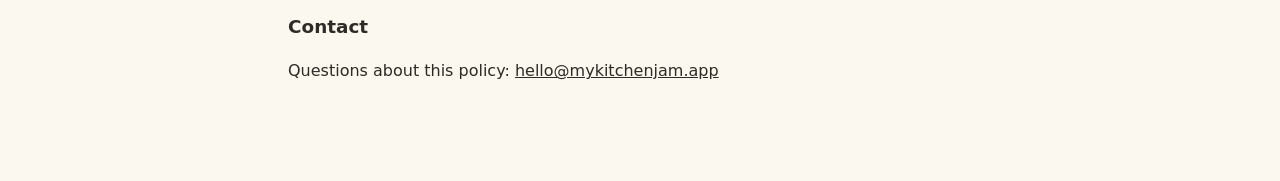
<file: privacy.html>
<!doctype html>
<html lang="en">
<head>
<meta charset="utf-8">
<meta name="viewport" content="width=device-width, initial-scale=1">
<title>Privacy Policy — Kitchen Jam</title>
<style>
  :root { --paper:#fbf8ef; --ink:#2e2a26; --soft:#6b635a; --line:#e2dabf; }
  @media (prefers-color-scheme: dark) {
    :root { --paper:#1c1a17; --ink:#efe7d9; --soft:#a9a093; --line:#3a352f; }
  }
  body { margin:0; padding:2.5rem 1.25rem 5rem; background:var(--paper); color:var(--ink);
         font:16px/1.65 ui-rounded,-apple-system,system-ui,sans-serif; }
  main { max-width:44rem; margin:0 auto; }
  h1 { font-size:1.9rem; line-height:1.2; margin:0 0 .25rem; }
  h2 { font-size:1.15rem; margin:2.25rem 0 .5rem; }
  p, li { color:var(--ink); }
  .sub { color:var(--soft); margin:0 0 2rem; }
  strong { font-weight:700; }
  ul { padding-left:1.2rem; }
  li { margin:.35rem 0; }
  hr { border:0; border-top:1px solid var(--line); margin:2.5rem 0; }
  .note { color:var(--soft); font-size:.925rem; }
  a { color:inherit; }
</style>
</head>
<body>
<main>

<h1>Privacy Policy</h1>
<p class="sub">Kitchen Jam · last updated 16 October 2026</p>

<p><strong>Kitchen Jam has no server.</strong> There is no account to create, nothing to sign in to, and no database of ours holding your recipes, your cooking notes or your API key. What you save stays on your device — and, on iPhone with iCloud backup on, in your own private iCloud storage. When you ask for a recipe, your request goes to the AI that writes it: Apple Intelligence on Apple's Private Cloud Compute, or the provider you chose. It never comes to us.</p>

<h2>What stays on your device</h2>
<p>Everything you save:</p>
<ul>
  <li>Recipes you generate or save, and the ratings and notes you add to them</li>
  <li>Your profile — diet, allergies, dislikes, favourite cuisines, equipment, preferred units, servings</li>
  <li>Your pantry and shopping list</li>
  <li>Your API key and provider settings</li>
  <li>App preferences such as theme and whether voice is switched on</li>
  <li>A local record of recent sessions, used for improving the app</li>
</ul>
<p>This is kept in this app's own storage. On iPhone that is inside the app's sandbox, which other apps cannot read, and deleting the app deletes that copy — <strong>except your API key, which is kept in the Keychain</strong>, and anything in your iCloud backup, described next. In a web browser it is browser storage, which anything running on that site could read.</p>
<p class="note">Your API key is the exception, and is held more carefully than the rest. On iPhone it is stored in the iOS Keychain — the encrypted store the system keeps passwords in — rather than alongside your recipes, and it is never synchronised to iCloud. If the Keychain cannot be reached the app keeps the key in its ordinary storage instead, so that a device problem cannot silently lose it; the settings screen tells you which of the two happened for the key you saved. In a web browser there is no Keychain, so the key is held in browser storage like everything else; anything running on that site could read it. Either way the key stays on the device, and the app never sends it anywhere except to the provider you chose.</p>
<p class="note"><strong>Keychain items outlive the app.</strong> Deleting the app removes the copy of your recipes, profile, pantry and settings on the device, but iOS keeps Keychain items, so your API key can still be there if you reinstall — the app deliberately looks for it and offers it back, rather than making you find the key again after iOS reclaims storage. To remove the key itself, use <strong>Forget key</strong> in Settings before you delete the app. That button tells you if it fails, and if you want a key gone for certain, revoke it in your provider's console: that is the only step we cannot do for you and the only one that stops a key that has already been copied elsewhere.</p>

<h2>Your iCloud backup (iPhone)</h2>
<p>If you are signed in to iCloud on your iPhone and <strong>Back up to iCloud</strong> is on in Settings, a copy of your recipes (with their ratings and notes), your profile (including your allergies and favourite cuisines), your pantry and your shopping list is also stored in your own private iCloud storage. It moves directly between your device and Apple, under your iCloud account, so that it comes back if you reinstall the app and appears on your other devices signed in to the same account. It does not pass through us, and we cannot see it: it sits in your iCloud, not in any storage of ours. Apple's own privacy policy covers how iCloud stores it.</p>
<p><strong>Never included:</strong> your API key, your provider settings, and the local record of sessions. Those stay on the device.</p>
<p>Backup is on by default, because the point is to survive a deletion nobody plans for. You can turn it off, or delete the copy in iCloud, in Settings. Deleting the iCloud copy keeps the recipes on your device and turns backup off. If you are not signed in to iCloud, nothing is backed up and the app says so in Settings.</p>

<h2>What leaves your device, and only when you act</h2>
<p><strong>What a recipe request contains.</strong> When you ask for a recipe, the app sends what you typed, your answers to its questions, and the parts of your saved data the recipe needs: your profile (diet, allergies, dislikes, spice level, equipment, servings and units), your favourite cuisines, what is in your pantry, and the cuisines of your recent recipes. It goes to one place: the AI you use, described in the next two paragraphs.</p>

<h3 id="apple-intelligence">Apple Intelligence and Private Cloud Compute</h3>
<p><strong>To Apple, if you use Apple Intelligence.</strong> On an iPhone or iPad with Apple Intelligence running iOS 27, Kitchen Jam can use Apple Intelligence with no key. Recipes are then written by Apple's model on Apple's Private Cloud Compute servers, not on your phone. Your request goes from your device to Apple, through the system's Foundation Models framework. It does not pass through us, and we cannot see it.</p>
<p>These are Apple's commitments, not ours: Apple states that data sent to Private Cloud Compute is used only to answer your request, is not kept after the response, and is not stored or made accessible to Apple, and that independent researchers can inspect the software that runs on those servers. Apple describes this in <a href="https://www.apple.com/legal/privacy/data/en/intelligence-engine/">Apple Intelligence &amp; Privacy</a> and on its <a href="https://security.apple.com/blog/private-cloud-compute/">security blog</a>; the <a href="https://www.apple.com/legal/privacy/">Apple Privacy Policy</a> applies to it.</p>
<p>Apple sets a daily limit on these requests. The limit is Apple's, and we do not see your usage. When you reach it, the app tells you, and you can wait or use your own key instead. If you choose your own provider in Settings, nothing goes to Apple's Private Cloud Compute.</p>

<p><strong>To the AI provider you chose.</strong> If you use your own key instead, the app sends the same request directly from your device to the provider whose key you entered. That is OpenAI, Anthropic, Google, OpenRouter, Groq, or any endpoint you configure yourself. If you connect OpenRouter by signing in, OpenRouter sends a one-time sign-in code back through a static web page of ours that only hands the code to the app; the code is useless without a secret that never leaves your device, and the page stores nothing. It does not pass through us, because there is nowhere for it to pass through. <strong>That provider's own privacy policy governs what they do with it</strong>, and it is worth reading; we have no control over and no visibility into their handling.</p>
<p><strong>Your notes, only if you ask.</strong> Notes you write on a recipe are private. They are never included when you share a recipe. The single exception is "Make it again, with my notes" — that deliberately sends them to the AI you use — Apple Intelligence or your own provider — so the recipe can be revised, and the app names where they go and shows you the notes before anything is sent.</p>
<p><strong>Recipes you share.</strong> Sharing a recipe puts it wherever you send it. Shared recipes never include your notes or ratings. A shared link carries the recipe inside the link itself, after the “#”, and browsers do not send that part to any server. The page the link opens is a static page hosted on GitHub Pages that hands the recipe to the app. Nothing is uploaded to us, because there is nowhere to upload it.</p>
<p><strong>Data you export.</strong> Settings offers an export of your saved data. It goes where you send it. The export does not contain your API key.</p>

<h2>Voice</h2>
<p>If you turn voice on, speech is converted to text <strong>on your iPhone</strong>. The app requires on-device transcription and refuses to run if the device cannot do it, rather than falling back to sending audio elsewhere. No recording is stored or transmitted. When the app reads steps aloud, it uses your device's own speech voices, on the device.</p>
<p class="note">When iOS asks for speech recognition permission it shows its own standard wording about speech being sent to Apple. That describes the system capability in general. This app does not use that path.</p>

<h2>Lock Screen, widgets, Siri and Spotlight</h2>
<p>While you cook, the current step and timer can show on your Lock Screen and in the Dynamic Island, and the Kitchen Jam widget can show the recipe in progress or your newest recipes. Anyone who can see your phone can see these, even when it is locked. You can turn Live Activities off in the iOS Settings app, under Kitchen Jam, and remove the widget like any other. Your recipe titles are added to your device's Spotlight index so you can find them, and Siri and Shortcuts can find or open a recipe, read a step, or start a timer. All of this stays on your device, apart from what Siri itself does with your voice under Apple's own terms.</p>

<h2>What we do not do</h2>
<ul>
  <li>No analytics, tracking, telemetry or crash reporting of any kind</li>
  <li>No advertising, and no advertising identifiers</li>
  <li>No accounts, no email collection, no profiles</li>
  <li>No selling or sharing of personal information — we hold none to sell</li>
  <li>No cookies beyond what your own browser stores for the app itself</li>
</ul>

<h2>Children</h2>
<p>Kitchen Jam is not directed at children and collects no personal information from anyone, including children.</p>

<h2>Recipes, nutrition and allergies</h2>
<p>Recipes are generated by an AI model and can be wrong. Nutrition figures are estimates, not measurements. The app checks recipes against allergens you tell it about, but that check is an aid and not a guarantee — <strong>always read labels and verify ingredients yourself.</strong> Nothing in the app is medical or dietary advice.</p>

<h2>Your control</h2>
<p>Delete the app, or clear the site data in your browser, and everything on that device is gone — with two exceptions, which we would rather state plainly than let you discover.</p>
<p><strong>Your iCloud backup survives it, by design.</strong> If backup was on, your recipes, profile, pantry and shopping list are still in your iCloud and come back when you reinstall. To remove them, tap <strong>Delete iCloud copy</strong> in Settings before you delete the app.</p>
<p><strong>Your API key can survive it.</strong> On iPhone the key lives in the iOS Keychain, and iOS keeps Keychain items when an app is deleted. On the web, clearing the site data does remove the key along with everything else. So on iPhone: tap <strong>Forget key</strong> in Settings first, and the key is deleted from the Keychain. If that ever fails the app says so instead of pretending otherwise.</p>
<p>Beyond your own device and your own iCloud there is no copy and no request to make of us, because we never had it. Apple states that Private Cloud Compute keeps no copy of your requests. Your key does exist at the provider who issued it, and only they can revoke it — worth doing if a key has ever been shared or pasted somewhere you did not intend.</p>

<h2>Changes</h2>
<p>If this policy changes, the date at the top changes with it.</p>

<hr>

<h2>Contact</h2>
<p>Questions about this policy: <a href="mailto:hello@mykitchenjam.app">hello@mykitchenjam.app</a></p>

</main>
</body>
</html>
</file>
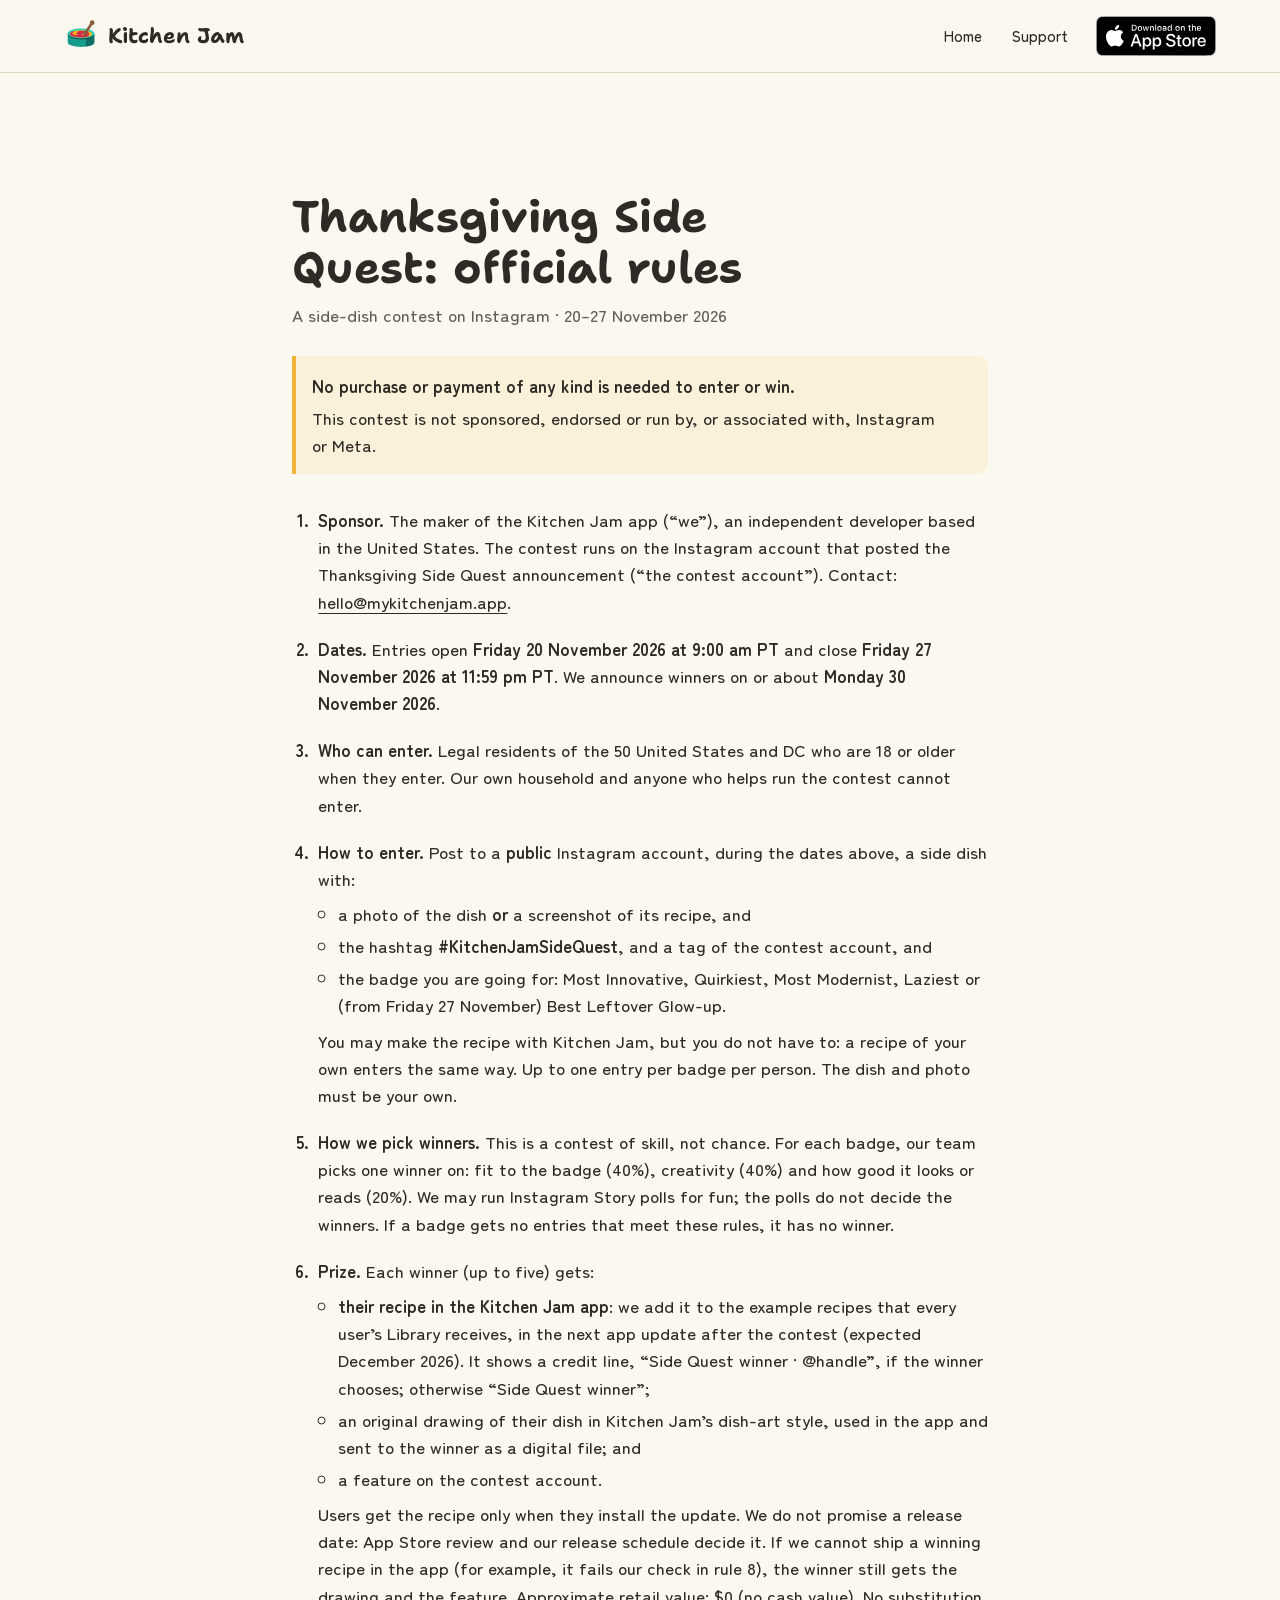
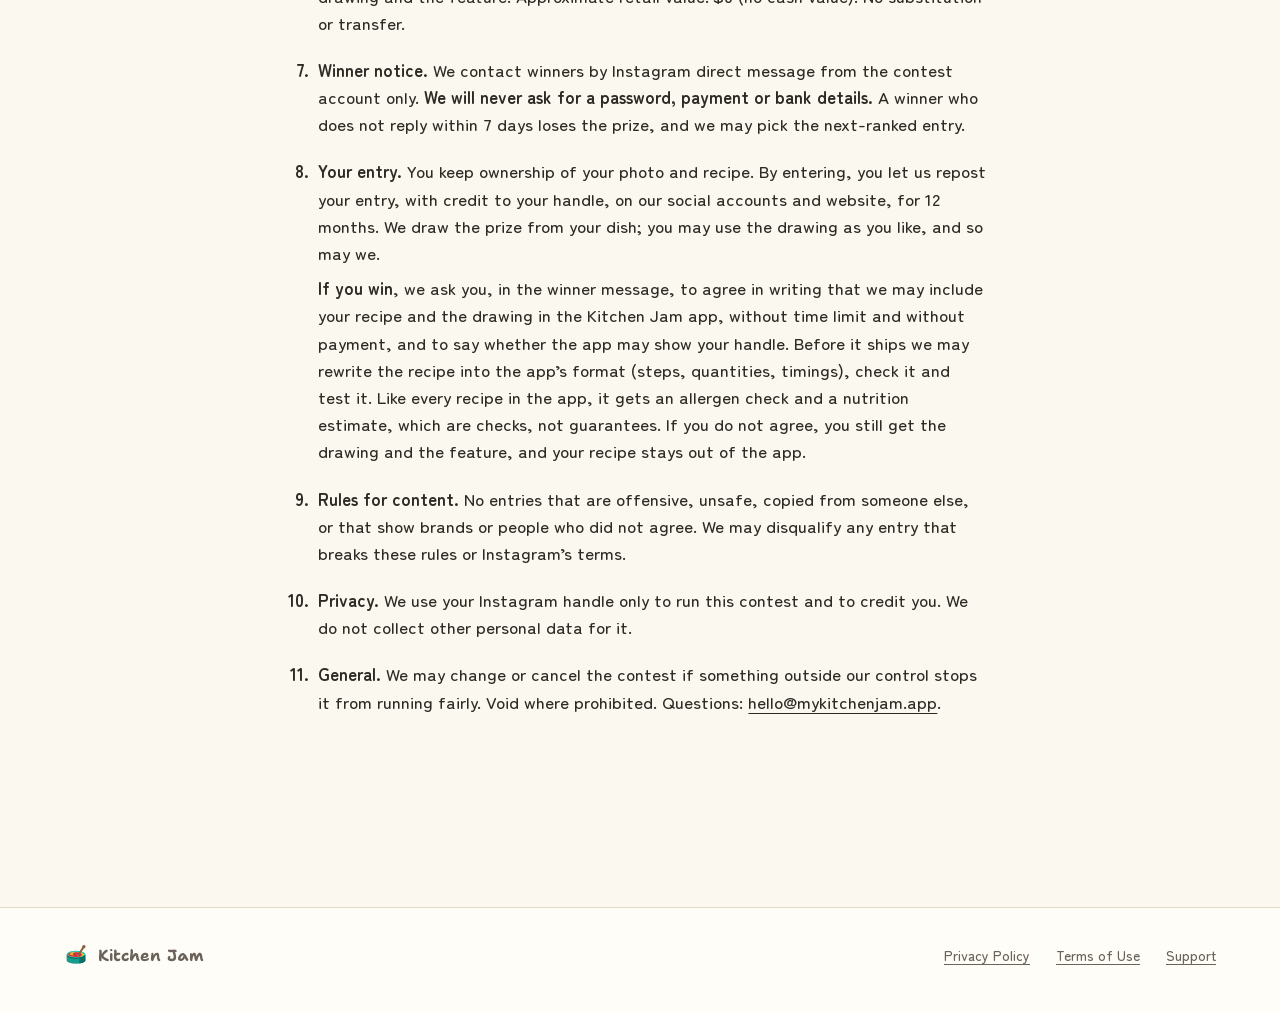
<file: sidequest.html>
<!doctype html>
<html lang="en">
<head>
<meta charset="utf-8">
<meta name="viewport" content="width=device-width, initial-scale=1, viewport-fit=cover">
<title>Thanksgiving Side Quest rules — Kitchen Jam</title>
<meta name="description" content="Official rules for the Thanksgiving Side Quest, a side-dish contest on Instagram, 20–27 November 2026. No purchase needed.">
<meta name="theme-color" content="#FBF8EF">
<link rel="canonical" href="https://mykitchenjam.app/sidequest.html">
<meta property="og:url" content="https://mykitchenjam.app/sidequest.html">
<link rel="icon" href="pot.svg" type="image/svg+xml">
<link rel="preload" href="fonts/shantell-sans-latin.woff2" as="font" type="font/woff2" crossorigin>
<link rel="stylesheet" href="site.css?v=32">
<style>
  .rules { max-width: 46rem; margin: 0 auto; padding: 7.5rem 1.25rem 4rem; line-height: 1.6; }
  .rules h1 { font-family: "Shantell Sans", system-ui, sans-serif; font-size: clamp(2rem, 6vw, 2.75rem); line-height: 1.15; margin: 0 0 .5rem; }
  .rules .sub { opacity: .75; margin: 0 0 1.75rem; }
  .rules .key { border-left: 4px solid #F2B33D; padding: .75rem 1rem; margin: 0 0 2rem; background: rgba(242,179,61,.12); border-radius: 0 .75rem .75rem 0; }
  .rules .key p { margin: .25rem 0; }
  .rules ol.rl { padding-left: 1.4rem; }
  .rules ol.rl > li { margin: 0 0 1.25rem; padding-left: .25rem; }
  .rules ol.rl > li::marker { font-weight: 700; }
  .rules ul { padding-left: 1.2rem; margin: .5rem 0; }
  .rules ul li { margin: .3rem 0; }
  .rules p { margin: .5rem 0; }
  .rules a { overflow-wrap: anywhere; }
</style>
</head>
<body class="support-page">
<a class="skip" href="#main">Skip to the page</a>

<header class="bar is-scrolled">
  <a class="brand" href="index.html" aria-label="Kitchen Jam home">
    <svg class="pot" viewBox="0 0 64 64" aria-hidden="true"><use href="#pot"></use></svg>
    <span>Kitchen Jam</span>
  </a>
  <nav class="bar__nav" aria-label="Page">
    <a href="index.html">Home</a>
    <a href="support.html">Support</a>
  </nav>
  <a class="store store--small" href="https://apps.apple.com/app/kitchen-jam-fusion-recipes/id6802524217"><img src="app-store-badge.svg" alt="Download on the App Store" width="120" height="40"></a>
</header>

<main id="main" class="rules">
  <h1>Thanksgiving Side Quest: official rules</h1>
  <p class="sub">A side-dish contest on Instagram · 20–27 November 2026</p>

  <div class="key">
    <p><strong>No purchase or payment of any kind is needed to enter or win.</strong></p>
    <p>This contest is not sponsored, endorsed or run by, or associated with, Instagram or Meta.</p>
  </div>

  <ol class="rl">
    <li><strong>Sponsor.</strong> The maker of the Kitchen Jam app (“we”), an independent developer based in the United States. The contest runs on the Instagram account that posted the Thanksgiving Side Quest announcement (“the contest account”). Contact: <a href="mailto:hello@mykitchenjam.app">hello@mykitchenjam.app</a>.</li>

    <li><strong>Dates.</strong> Entries open <strong>Friday 20 November 2026 at 9:00 am PT</strong> and close <strong>Friday 27 November 2026 at 11:59 pm PT</strong>. We announce winners on or about <strong>Monday 30 November 2026</strong>.</li>

    <li><strong>Who can enter.</strong> Legal residents of the 50 United States and DC who are 18 or older when they enter. Our own household and anyone who helps run the contest cannot enter.</li>

    <li><strong>How to enter.</strong> Post to a <strong>public</strong> Instagram account, during the dates above, a side dish with:
      <ul>
        <li>a photo of the dish <strong>or</strong> a screenshot of its recipe, and</li>
        <li>the hashtag <strong>#KitchenJamSideQuest</strong>, and a tag of the contest account, and</li>
        <li>the badge you are going for: Most Innovative, Quirkiest, Most Modernist, Laziest or (from Friday 27 November) Best Leftover Glow-up.</li>
      </ul>
      <p>You may make the recipe with Kitchen Jam, but you do not have to: a recipe of your own enters the same way. Up to one entry per badge per person. The dish and photo must be your own.</p></li>

    <li><strong>How we pick winners.</strong> This is a contest of skill, not chance. For each badge, our team picks one winner on: fit to the badge (40%), creativity (40%) and how good it looks or reads (20%). We may run Instagram Story polls for fun; the polls do not decide the winners. If a badge gets no entries that meet these rules, it has no winner.</li>

    <li><strong>Prize.</strong> Each winner (up to five) gets:
      <ul>
        <li><strong>their recipe in the Kitchen Jam app</strong>: we add it to the example recipes that every user’s Library receives, in the next app update after the contest (expected December 2026). It shows a credit line, “Side Quest winner · @handle”, if the winner chooses; otherwise “Side Quest winner”;</li>
        <li>an original drawing of their dish in Kitchen Jam’s dish-art style, used in the app and sent to the winner as a digital file; and</li>
        <li>a feature on the contest account.</li>
      </ul>
      <p>Users get the recipe only when they install the update. We do not promise a release date: App Store review and our release schedule decide it. If we cannot ship a winning recipe in the app (for example, it fails our check in rule 8), the winner still gets the drawing and the feature. Approximate retail value: $0 (no cash value). No substitution or transfer.</p></li>

    <li><strong>Winner notice.</strong> We contact winners by Instagram direct message from the contest account only. <strong>We will never ask for a password, payment or bank details.</strong> A winner who does not reply within 7 days loses the prize, and we may pick the next-ranked entry.</li>

    <li><strong>Your entry.</strong> You keep ownership of your photo and recipe. By entering, you let us repost your entry, with credit to your handle, on our social accounts and website, for 12 months. We draw the prize from your dish; you may use the drawing as you like, and so may we.
      <p><strong>If you win</strong>, we ask you, in the winner message, to agree in writing that we may include your recipe and the drawing in the Kitchen Jam app, without time limit and without payment, and to say whether the app may show your handle. Before it ships we may rewrite the recipe into the app’s format (steps, quantities, timings), check it and test it. Like every recipe in the app, it gets an allergen check and a nutrition estimate, which are checks, not guarantees. If you do not agree, you still get the drawing and the feature, and your recipe stays out of the app.</p></li>

    <li><strong>Rules for content.</strong> No entries that are offensive, unsafe, copied from someone else, or that show brands or people who did not agree. We may disqualify any entry that breaks these rules or Instagram’s terms.</li>

    <li><strong>Privacy.</strong> We use your Instagram handle only to run this contest and to credit you. We do not collect other personal data for it.</li>

    <li><strong>General.</strong> We may change or cancel the contest if something outside our control stops it from running fairly. Void where prohibited. Questions: <a href="mailto:hello@mykitchenjam.app">hello@mykitchenjam.app</a>.</li>
  </ol>
</main>

<footer class="foot">
  <span class="brand brand--quiet">
    <svg class="pot" viewBox="0 0 64 64" aria-hidden="true"><use href="#pot"></use></svg>
    Kitchen Jam
  </span>
  <nav aria-label="Legal">
    <a href="/privacy.html">Privacy Policy</a>
    <a href="/terms.html">Terms of Use</a>
    <a href="support.html">Support</a>
  </nav>
</footer>

<svg width="0" height="0" style="position:absolute" aria-hidden="true">
  <defs>
    <clipPath id="pot-opening"><ellipse cx="32" cy="28" rx="21" ry="6.8"></ellipse></clipPath>
    <g id="pot">
      <path d="M7 29V44A25 8.5 0 0 0 57 44V29Z" fill="#159C8C"></path>
      <path d="M40.75 29Q41.5 40.5 40.75 51.96A25 8.5 0 0 0 57 44V29Z" fill="#0E6E66"></path>
      <ellipse cx="32" cy="29" rx="25" ry="9.5" fill="#094A45"></ellipse>
      <ellipse cx="32" cy="27.4" rx="25" ry="9.5" fill="#2BCDB6"></ellipse>
      <ellipse cx="32" cy="28" rx="21" ry="6.8" fill="#FFB61E"></ellipse>
      <path clip-path="url(#pot-opening)" fill="none" stroke="#D02C4B" stroke-width="5.5" stroke-linecap="round" d="M32 28L31.4 28.7L29.5 28.7L27.6 28.3L26.6 27.3L27.6 26L30.9 25L35.8 24.8L40.8 25.7L44.2 27.6L44.2 30.1L40.2 32.4L32.9 33.7L24 33.5L16.2 31.5L12.1 28.1L13.6 24.2L16.5 22.5"></path>
      <line x1="38.5" y1="29" x2="53" y2="7" stroke="#8B5E3C" stroke-width="5" stroke-linecap="round"></line>
      <circle cx="53" cy="7" r="4.5" fill="#8B5E3C"></circle>
    </g>
  </defs>
</svg>
</body>
</html>
</file>
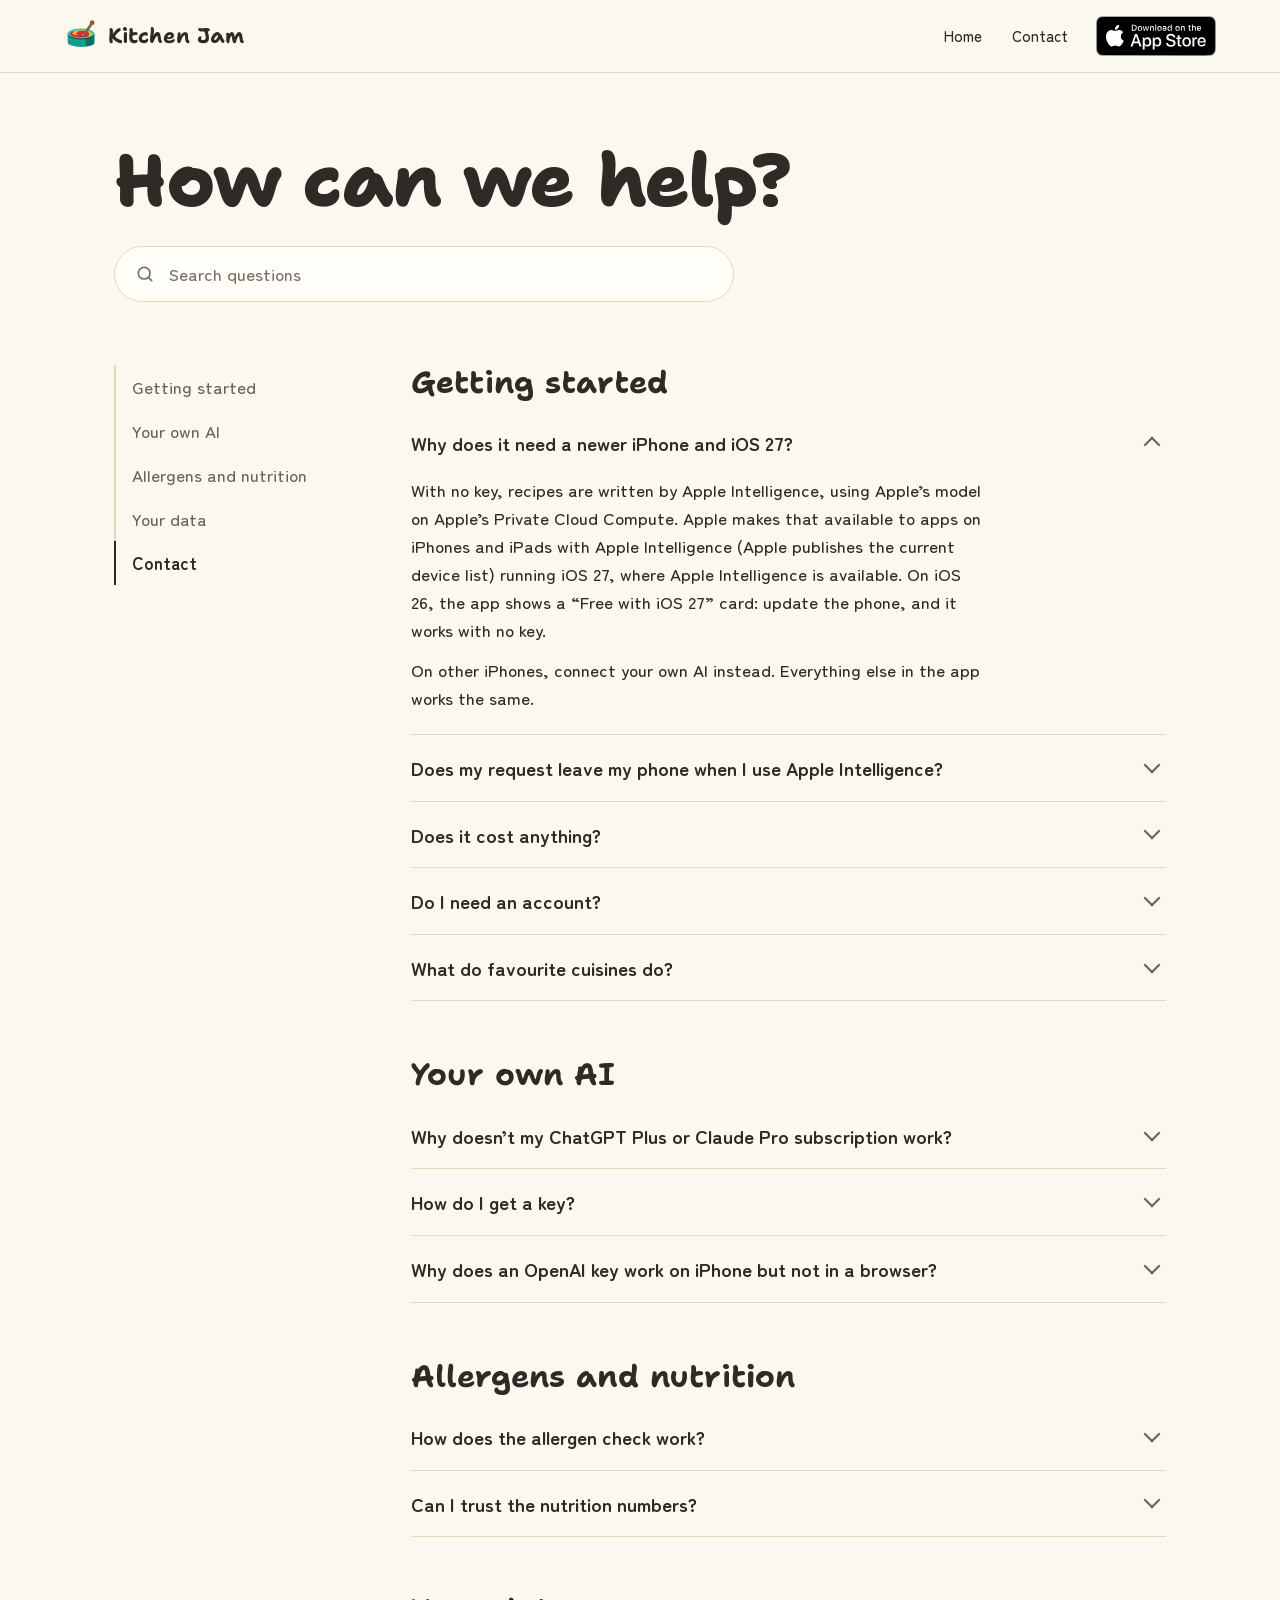
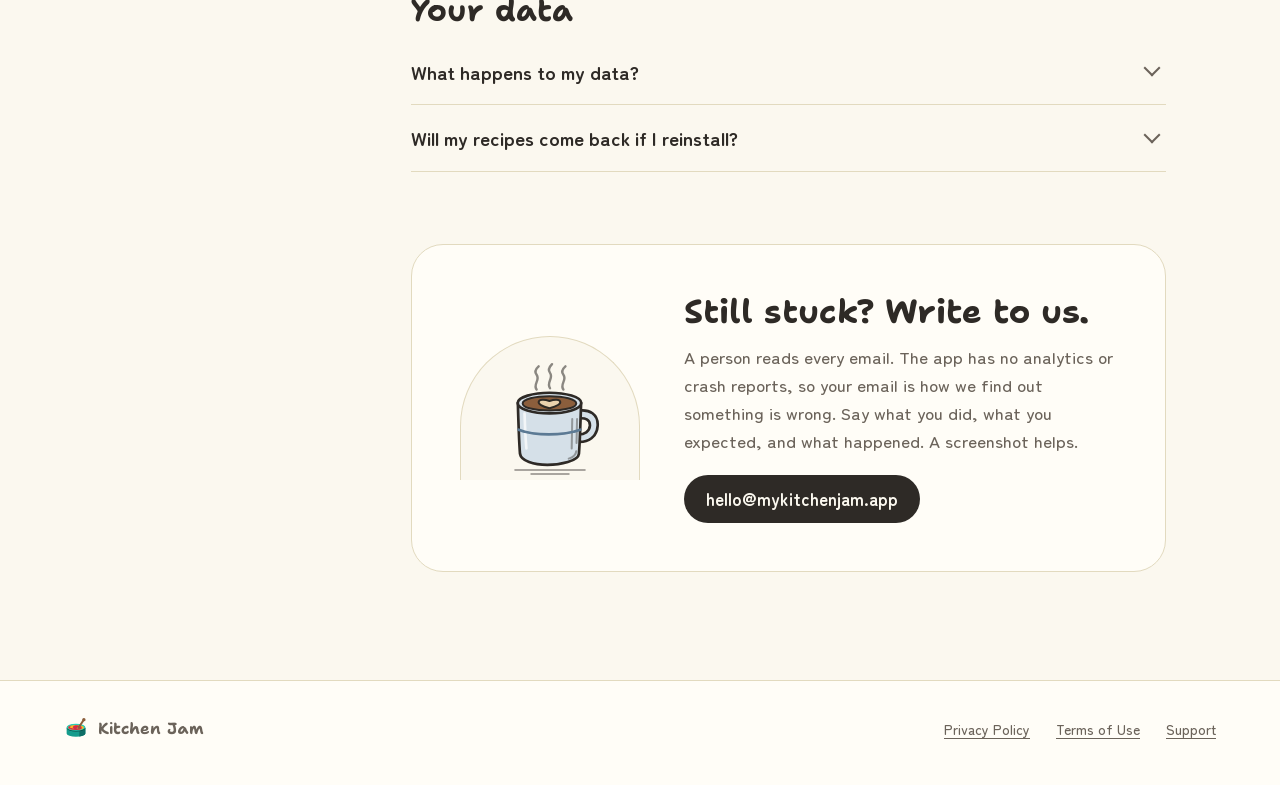
<file: support.html>
<!doctype html>
<html lang="en">
<head>
<meta charset="utf-8">
<meta name="viewport" content="width=device-width, initial-scale=1, viewport-fit=cover">
<title>Support — Kitchen Jam</title>
<meta name="description" content="Answers about Kitchen Jam: which iPhones it needs, using your own AI, allergens, nutrition, and your data.">
<meta name="theme-color" content="#FBF8EF">
<link rel="canonical" href="https://mykitchenjam.app/support.html">
<meta property="og:url" content="https://mykitchenjam.app/support.html">
<link rel="icon" href="pot.svg" type="image/svg+xml">
<link rel="preload" href="fonts/shantell-sans-latin.woff2" as="font" type="font/woff2" crossorigin>
<link rel="stylesheet" href="site.css?v=32">
<script src="support.js?v=32" defer></script>
</head>
<body class="support-page">
<a class="skip" href="#main">Skip to the page</a>

<header class="bar is-scrolled">
  <a class="brand" href="index.html" aria-label="Kitchen Jam home">
    <svg class="pot" viewBox="0 0 64 64" aria-hidden="true"><use href="#pot"></use></svg>
    <span>Kitchen Jam</span>
  </a>
  <nav class="bar__nav" aria-label="Page">
    <a href="index.html">Home</a>
    <a href="#contact">Contact</a>
  </nav>
  <a class="store store--small" href="https://apps.apple.com/app/kitchen-jam-fusion-recipes/id6802524217"><img src="app-store-badge.svg" alt="Download on the App Store" width="120" height="40"></a>
</header>

<main id="main" class="sp">

  <section class="sp-head" aria-labelledby="sp-title">
    <h1 id="sp-title">How can we help?</h1>
    <label class="sp-search">
      <span class="sr">Search the questions</span>
      <svg viewBox="0 0 24 24" aria-hidden="true"><circle cx="11" cy="11" r="7"></circle><path d="M20 20l-4-4"></path></svg>
      <input type="search" placeholder="Search questions" data-search autocomplete="off">
    </label>
    <p class="sp-empty" data-empty hidden>Nothing matches. <a href="#contact">Ask us instead.</a></p>
  </section>

  <div class="sp-body">
    <nav class="sp-toc" aria-label="Topics">
      <a href="#start">Getting started</a>
      <a href="#own-ai">Your own AI</a>
      <a href="#safety">Allergens and nutrition</a>
      <a href="#data">Your data</a>
      <a href="#contact">Contact</a>
    </nav>

    <div class="sp-groups">

      <section class="sp-group" id="start" aria-labelledby="g-start">
        <h2 id="g-start">Getting started</h2>

        <details class="qa" open>
          <summary>Why does it need a newer iPhone and iOS 27?</summary>
          <div class="qa__a">
            <p>With no key, recipes are written by Apple Intelligence, using Apple’s model on Apple’s Private Cloud Compute. Apple makes that available to apps on iPhones and iPads with Apple Intelligence (Apple publishes the current device list) running iOS 27, where Apple Intelligence is available. On iOS 26, the app shows a “Free with iOS 27” card: update the phone, and it works with no key.</p>
            <p>On other iPhones, connect your own AI instead. Everything else in the app works the same.</p>
          </div>
        </details>

        <details class="qa">
          <summary>Does my request leave my phone when I use Apple Intelligence?</summary>
          <div class="qa__a">
            <p>Yes. Apple’s model runs on Apple’s Private Cloud Compute servers, not on your phone. To write a recipe, the app sends your request there: what you typed, and the parts of your profile and pantry the recipe needs, such as allergies, diet and favourite cuisines. It goes from your phone to Apple. It never comes to us — we have no server.</p>
            <p>Apple states that Private Cloud Compute uses a request only to answer it, does not keep it, and does not make it accessible to Apple. The <a href="/privacy.html#apple-intelligence">privacy policy</a> has the details and links to Apple’s own explanation.</p>
            <p>Some things stay on your phone: speech is turned into text on the phone, the allergen check runs on the phone, and your saved recipes, pantry and notes are kept on the phone — and in your own iCloud backup, if it is on.</p>
          </div>
        </details>

        <details class="qa">
          <summary>Does it cost anything?</summary>
          <div class="qa__a">
            <p>On iOS 27 with Apple Intelligence, generating recipes costs you nothing, within a daily limit that Apple sets. If you reach it, the app tells you when it resets. Until then, you can use your own key.</p>
            <p>With your own key, you pay your provider for what you use. Most recipes cost a few cents, and Google Gemini and Groq give free keys with a daily limit.</p>
          </div>
        </details>

        <details class="qa">
          <summary>Do I need an account?</summary>
          <div class="qa__a"><p>No. There is no account to create, and no server of ours in the middle.</p></div>
        </details>

        <details class="qa">
          <summary>What do favourite cuisines do?</summary>
          <div class="qa__a">
            <p>In setup, and any time in Settings under <strong>Cuisines you love</strong>, you can pick the cuisines you cook or love. When you leave the choice open — “dinner tonight”, “a fusion with salmon” — the recipe stays within those cuisines. Tap <strong>Try something new</strong> for one from outside your list, or name the dish or cuisine you want: a request you name is always followed. Pick none for no preference.</p>
            <p>Your choices are saved with your profile on your phone, and in your own iCloud backup if it is on. They are sent with your recipe requests, like your diet, so the recipe can follow them.</p>
          </div>
        </details>
      </section>

      <section class="sp-group" id="own-ai" aria-labelledby="g-own-ai">
        <h2 id="g-own-ai">Your own AI</h2>

        <details class="qa">
          <summary>Why doesn’t my ChatGPT Plus or Claude Pro subscription work?</summary>
          <div class="qa__a">
            <p>Those plans only work inside their own apps. They cannot be used by other apps, and no setting changes that. Your subscription is not broken.</p>
            <p>What works here is a pay-as-you-go <strong>API key</strong>, made in a provider’s developer console. Settings walks you through it in a few minutes.</p>
          </div>
        </details>

        <details class="qa">
          <summary>How do I get a key?</summary>
          <div class="qa__a">
            <ul class="providers">
              <li><b>Google Gemini</b><span>Free key, with a daily limit. Make a key at aistudio.google.com.</span></li>
              <li><b>OpenAI</b><span>GPT models, pay as you go, with an OpenAI API account (separate from ChatGPT). Make a key at platform.openai.com; add billing first. Works in the iPhone app.</span></li>
              <li><b>Anthropic</b><span>Claude models, pay as you go, with an Anthropic API account (separate from Claude.ai). Make a key at console.anthropic.com; add billing first.</span></li>
              <li><b>OpenRouter</b><span>One account for many models. Tap Connect with OpenRouter in Settings and sign in: the key comes back to the app by itself. Add a few dollars of credit first.</span></li>
              <li><b>Groq</b><span>Free key, with limits. Make a key at console.groq.com. On the free tier a recipe can wait up to a minute to start.</span></li>
              <li><b>A local model</b><span>Run LM Studio or Ollama on a computer on your network, and point Settings at it. Nothing leaves your home.</span></li>
            </ul>
            <p>Your key stays on your device. Requests go straight from your phone to the provider you chose.</p>
          </div>
        </details>

        <details class="qa">
          <summary>Why does an OpenAI key work on iPhone but not in a browser?</summary>
          <div class="qa__a">
            <p>OpenAI’s API does not let web pages call it directly, and the usual workaround is to send your requests through a server of ours, which this app will not do. In the iPhone app, a direct OpenAI key works. In a browser, use an OpenRouter key to reach GPT models.</p>
          </div>
        </details>
      </section>

      <section class="sp-group" id="safety" aria-labelledby="g-safety">
        <h2 id="g-safety">Allergens and nutrition</h2>

        <details class="qa">
          <summary>How does the allergen check work?</summary>
          <div class="qa__a">
            <p>Tell the app what you avoid, and every recipe is checked for common allergens, including hidden sources like the fish in Worcestershire sauce and the wheat in ordinary soy sauce.</p>
            <p class="qa__warn">It is a check on the AI’s work, not a guarantee. It reads ingredient names; it cannot see brands, processing or cross-contamination. Always read the labels on what you cook with.</p>
          </div>
        </details>

        <details class="qa">
          <summary>Can I trust the nutrition numbers?</summary>
          <div class="qa__a">
            <p>They are estimates made by the AI, labelled that way on every card. Use them for orientation, not for medical or dietary management. The app makes no health claims.</p>
          </div>
        </details>
      </section>

      <section class="sp-group" id="data" aria-labelledby="g-data">
        <h2 id="g-data">Your data</h2>

        <details class="qa">
          <summary>What happens to my data?</summary>
          <div class="qa__a">
            <p>Nothing reaches us. Your recipes, pantry, notes and key are saved on your device. With iCloud backup on, your recipes, pantry, shopping list and profile (including favourite cuisines) are also kept in your own private iCloud storage, which we cannot see. Your key never is.</p>
            <p>When you ask for a recipe, the request goes only to the AI you use: Apple Intelligence on Apple’s Private Cloud Compute, or the provider you chose. The <a href="/privacy.html">privacy policy</a> has the details.</p>
          </div>
        </details>

        <details class="qa">
          <summary>Will my recipes come back if I reinstall?</summary>
          <div class="qa__a">
            <p>On iPhone, yes, if you are signed in to iCloud and Back up to iCloud is on in the app’s Settings. Reinstall, use the same iCloud account, and your recipes, pantry and shopping list can come back when the app opens.</p>
            <p class="qa__warn">Before you delete the app, use <strong>Export library</strong> in Settings to save a copy to Files. Without iCloud backup, deleting the app deletes your recipes.</p>
          </div>
        </details>
      </section>

      <section class="sp-contact" id="contact" aria-labelledby="g-contact">
        <div class="sp-contact__art" data-art="dish-drink--hot" aria-hidden="true"></div>
        <div>
          <h2 id="g-contact">Still stuck? Write to us.</h2>
          <p>A person reads every email. The app has no analytics or crash reports, so your email is how we find out something is wrong. Say what you did, what you expected, and what happened. A screenshot helps.</p>
          <a class="sp-mail" href="mailto:hello@mykitchenjam.app">hello@mykitchenjam.app</a>
        </div>
      </section>

    </div>
  </div>
</main>

<footer class="foot">
  <span class="brand brand--quiet">
    <svg class="pot" viewBox="0 0 64 64" aria-hidden="true"><use href="#pot"></use></svg>
    Kitchen Jam
  </span>
  <nav aria-label="Legal">
    <a href="/privacy.html">Privacy Policy</a>
    <a href="/terms.html">Terms of Use</a>
    <a href="support.html" aria-current="page">Support</a>
  </nav>
</footer>

<svg width="0" height="0" style="position:absolute" aria-hidden="true">
  <defs>
    <clipPath id="pot-opening"><ellipse cx="32" cy="28" rx="21" ry="6.8"></ellipse></clipPath>
    <g id="pot">
      <path d="M7 29V44A25 8.5 0 0 0 57 44V29Z" fill="#159C8C"></path>
      <path d="M40.75 29Q41.5 40.5 40.75 51.96A25 8.5 0 0 0 57 44V29Z" fill="#0E6E66"></path>
      <ellipse cx="32" cy="29" rx="25" ry="9.5" fill="#094A45"></ellipse>
      <ellipse cx="32" cy="27.4" rx="25" ry="9.5" fill="#2BCDB6"></ellipse>
      <ellipse cx="32" cy="28" rx="21" ry="6.8" fill="#FFB61E"></ellipse>
      <path clip-path="url(#pot-opening)" fill="none" stroke="#D02C4B" stroke-width="5.5" stroke-linecap="round" d="M32 28L31.4 28.7L29.5 28.7L27.6 28.3L26.6 27.3L27.6 26L30.9 25L35.8 24.8L40.8 25.7L44.2 27.6L44.2 30.1L40.2 32.4L32.9 33.7L24 33.5L16.2 31.5L12.1 28.1L13.6 24.2L16.5 22.5"></path>
      <line x1="38.5" y1="29" x2="53" y2="7" stroke="#8B5E3C" stroke-width="5" stroke-linecap="round"></line>
      <circle cx="53" cy="7" r="4.5" fill="#8B5E3C"></circle>
    </g>
  </defs>
</svg>
</body>
</html>
</file>
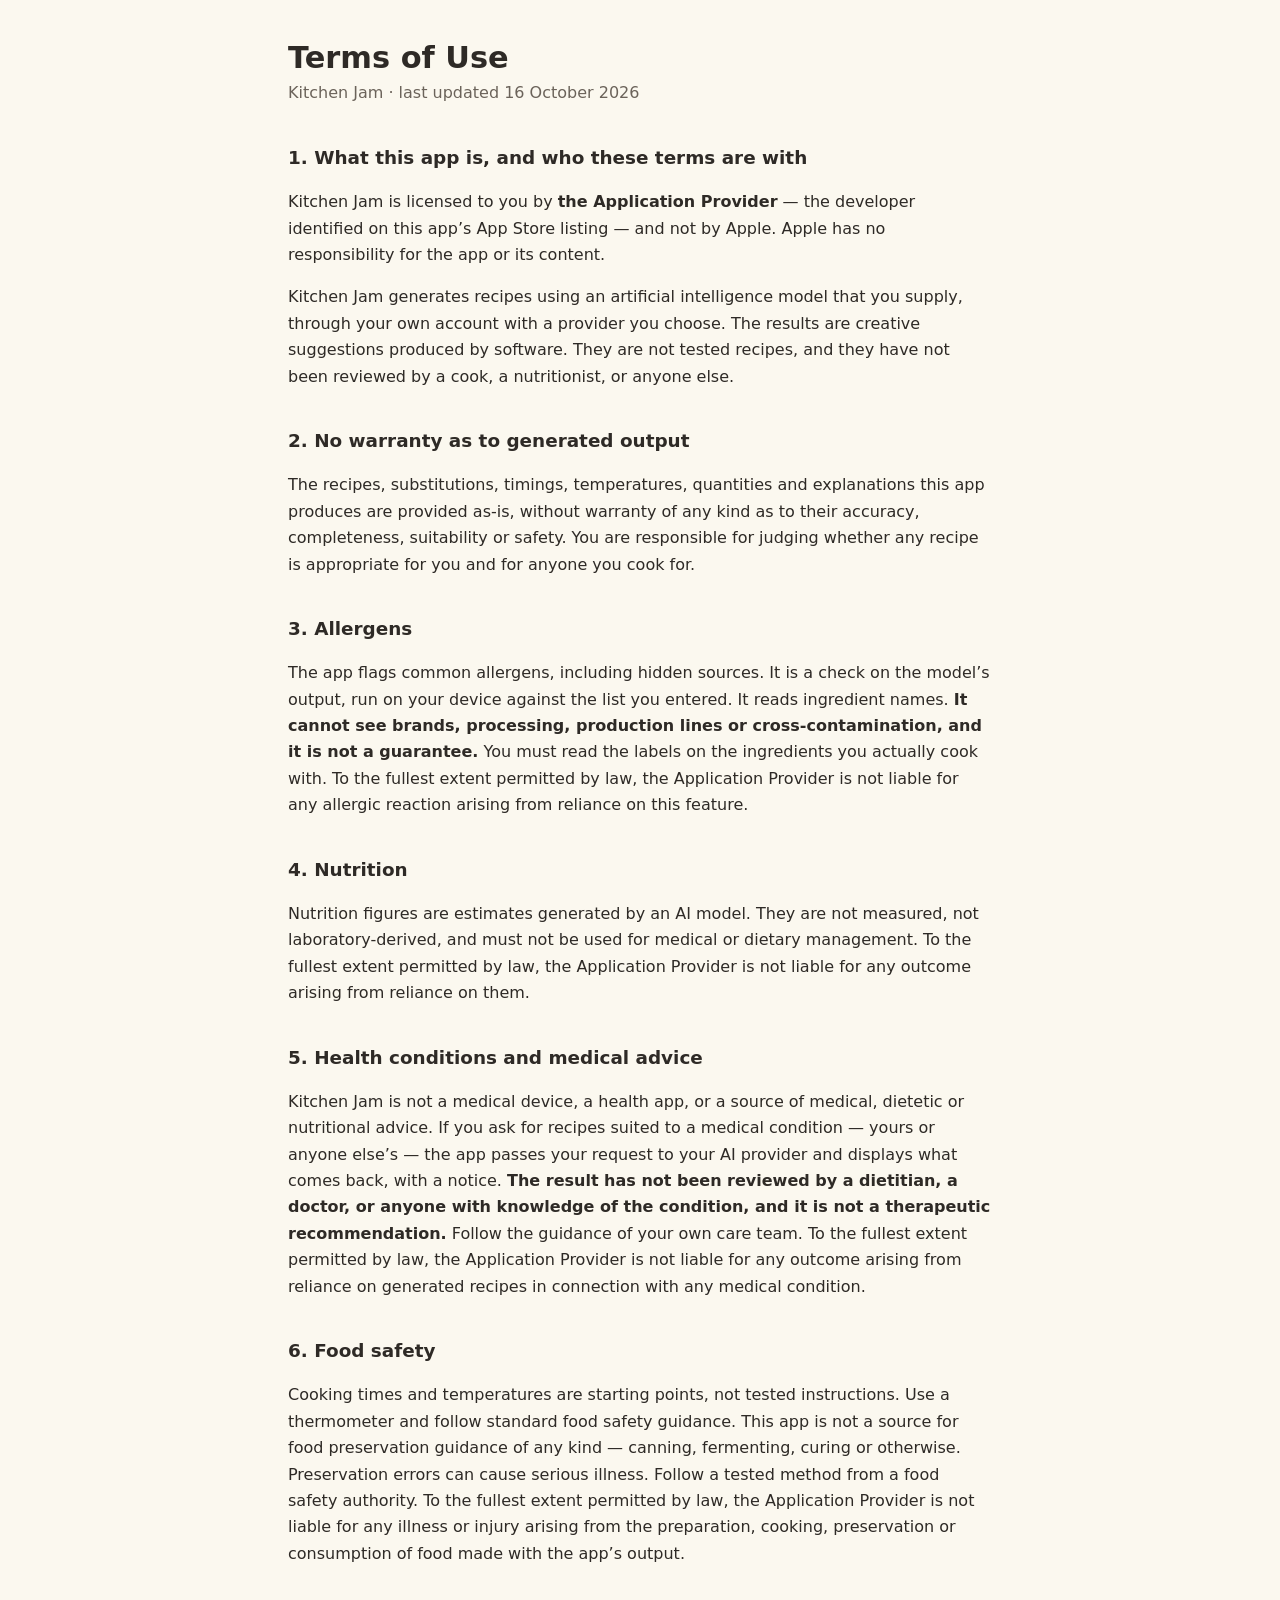
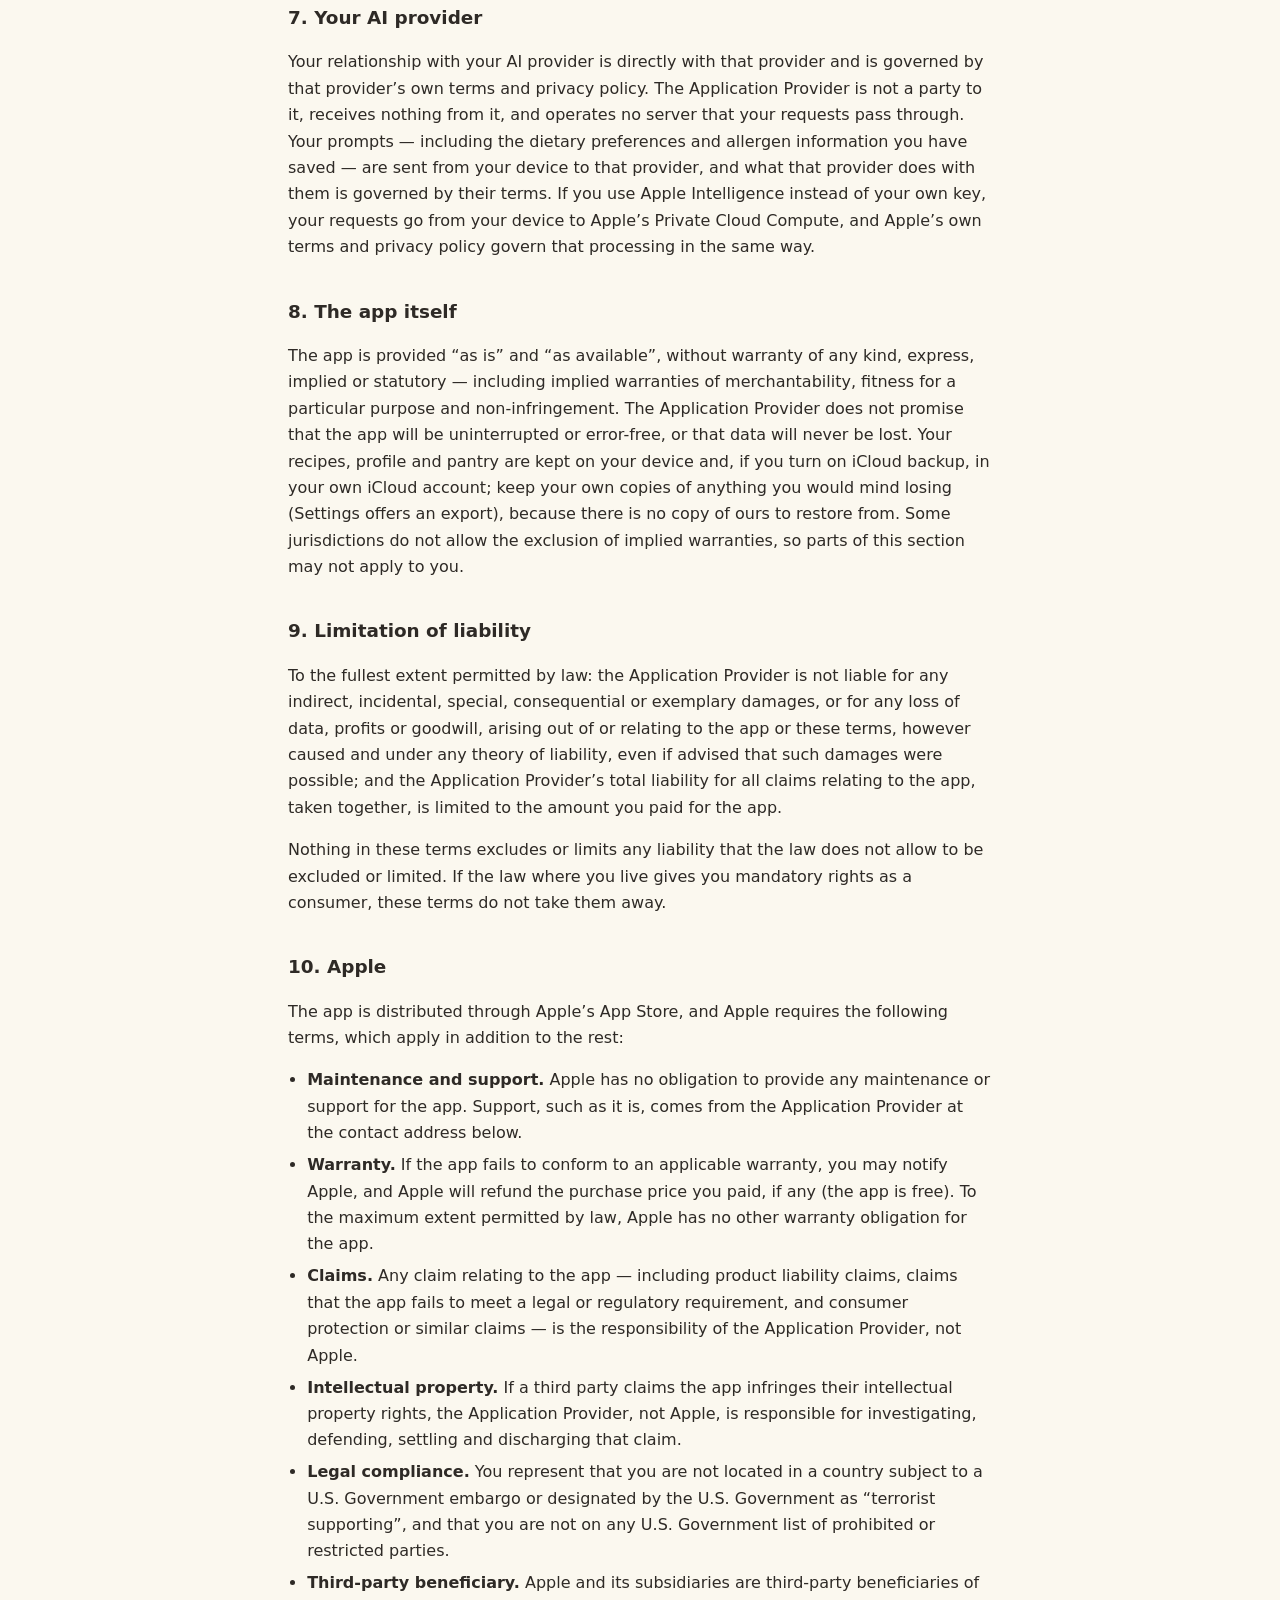
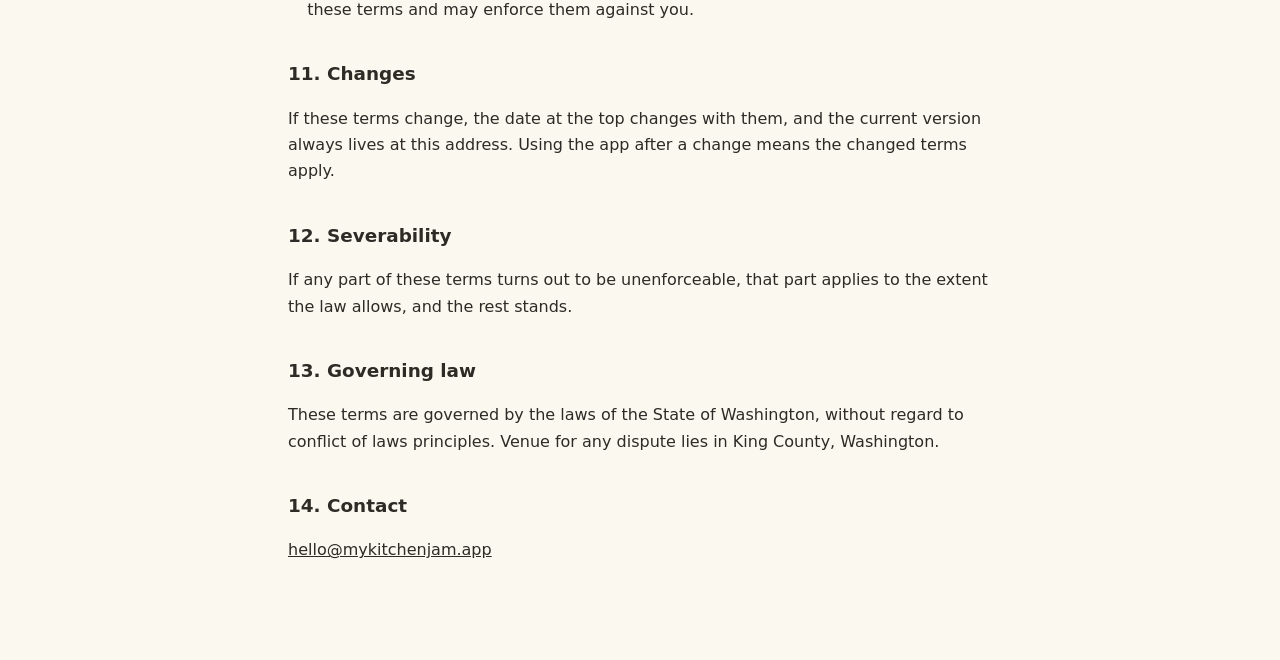
<file: terms.html>
<!doctype html>
<html lang="en">
<head>
<meta charset="utf-8">
<meta name="viewport" content="width=device-width, initial-scale=1">
<title>Terms of Use — Kitchen Jam</title>
<style>
  :root { --paper:#fbf8ef; --ink:#2e2a26; --soft:#6b635a; --line:#e2dabf; }
  @media (prefers-color-scheme: dark) {
    :root { --paper:#1c1a17; --ink:#efe7d9; --soft:#a9a093; --line:#3a352f; }
  }
  body { margin:0; padding:2.5rem 1.25rem 5rem; background:var(--paper); color:var(--ink);
         font:16px/1.65 ui-rounded,-apple-system,system-ui,sans-serif; }
  main { max-width:44rem; margin:0 auto; }
  h1 { font-size:1.9rem; line-height:1.2; margin:0 0 .25rem; }
  h2 { font-size:1.15rem; margin:2.25rem 0 .5rem; }
  p, li { color:var(--ink); }
  .sub { color:var(--soft); margin:0 0 2rem; }
  strong { font-weight:700; }
  ul { padding-left:1.2rem; }
  li { margin:.35rem 0; }
  hr { border:0; border-top:1px solid var(--line); margin:2.5rem 0; }
  .note { color:var(--soft); font-size:.925rem; }
  a { color:inherit; }
</style>
</head>
<body>
<main>
<h1>Terms of Use</h1>
<p class="sub">Kitchen Jam &middot; last updated 16 October 2026</p>


<h2>1. What this app is, and who these terms are with</h2>
<p>Kitchen Jam is licensed to you by <strong>the Application Provider</strong>
&mdash; the developer identified on this app&rsquo;s App Store listing &mdash;
and not by Apple. Apple has no responsibility for the app or its content.</p>
<p>Kitchen Jam generates recipes using an artificial intelligence model that
you supply, through your own account with a provider you choose. The results are
creative suggestions produced by software. They are not tested recipes, and they
have not been reviewed by a cook, a nutritionist, or anyone else.</p>

<h2>2. No warranty as to generated output</h2>
<p>The recipes, substitutions, timings, temperatures, quantities and explanations
this app produces are provided as-is, without warranty of any kind as to their
accuracy, completeness, suitability or safety. You are responsible for judging
whether any recipe is appropriate for you and for anyone you cook for.</p>

<h2>3. Allergens</h2>
<p>The app flags common allergens, including hidden sources. It is a check on the
model&rsquo;s output, run on your device against the list you entered. It reads
ingredient names. <strong>It cannot see brands, processing, production lines or
cross-contamination, and it is not a guarantee.</strong> You must read the labels
on the ingredients you actually cook with. To the fullest extent permitted by
law, the Application Provider is not liable for any allergic reaction arising from reliance
on this feature.</p>

<h2>4. Nutrition</h2>
<p>Nutrition figures are estimates generated by an AI model. They are not
measured, not laboratory-derived, and must not be used for medical or dietary
management. To the fullest extent permitted by law, the Application Provider is not liable
for any outcome arising from reliance on them.</p>

<h2>5. Health conditions and medical advice</h2>
<p>Kitchen Jam is not a medical device, a health app, or a source of medical,
dietetic or nutritional advice. If you ask for recipes suited to a medical
condition &mdash; yours or anyone else&rsquo;s &mdash; the app passes your
request to your AI provider and displays what comes back, with a notice.
<strong>The result has not been reviewed by a dietitian, a doctor, or anyone
with knowledge of the condition, and it is not a therapeutic
recommendation.</strong> Follow the guidance of your own care team. To the
fullest extent permitted by law, the Application Provider is not liable for any
outcome arising from reliance on generated recipes in connection with any
medical condition.</p>

<h2>6. Food safety</h2>
<p>Cooking times and temperatures are starting points, not tested instructions.
Use a thermometer and follow standard food safety guidance. This app is not a
source for food preservation guidance of any kind &mdash; canning, fermenting,
curing or otherwise. Preservation errors can cause serious illness. Follow a
tested method from a food safety authority. To the fullest extent permitted by
law, the Application Provider is not liable for any illness or injury arising
from the preparation, cooking, preservation or consumption of food made with
the app&rsquo;s output.</p>

<h2>7. Your AI provider</h2>
<p>Your relationship with your AI provider is directly with that provider and is
governed by that provider&rsquo;s own terms and privacy policy. The Application Provider is
not a party to it, receives nothing from it, and operates no server that your
requests pass through. Your prompts &mdash; including the dietary preferences and
allergen information you have saved &mdash; are sent from your device to that
provider, and what that provider does with them is governed by their terms.
If you use Apple Intelligence instead of your own key, your requests go from
your device to Apple&rsquo;s Private Cloud Compute, and Apple&rsquo;s own terms
and privacy policy govern that processing in the same way.</p>

<h2>8. The app itself</h2>
<p>The app is provided &ldquo;as is&rdquo; and &ldquo;as available&rdquo;,
without warranty of any kind, express, implied or statutory &mdash; including
implied warranties of merchantability, fitness for a particular purpose and
non-infringement. The Application Provider does not promise that the app will
be uninterrupted or error-free, or that data will never be lost. Your recipes,
profile and pantry are kept on your device and, if you turn on iCloud backup,
in your own iCloud account; keep your own copies of anything
you would mind losing (Settings offers an export), because there is no copy of
ours to restore from. Some jurisdictions do not allow the exclusion of implied
warranties, so parts of this section may not apply to you.</p>

<h2>9. Limitation of liability</h2>
<p>To the fullest extent permitted by law: the Application Provider is not
liable for any indirect, incidental, special, consequential or exemplary
damages, or for any loss of data, profits or goodwill, arising out of or
relating to the app or these terms, however caused and under any theory of
liability, even if advised that such damages were possible; and the Application
Provider&rsquo;s total liability for all claims relating to the app, taken
together, is limited to the amount you paid for the app.</p>
<p>Nothing in these terms excludes or limits any liability that the law does
not allow to be excluded or limited. If the law where you live gives you
mandatory rights as a consumer, these terms do not take them away.</p>

<h2>10. Apple</h2>
<p>The app is distributed through Apple&rsquo;s App Store, and Apple requires
the following terms, which apply in addition to the rest:</p>
<ul>
  <li><strong>Maintenance and support.</strong> Apple has no obligation to
      provide any maintenance or support for the app. Support, such as it is,
      comes from the Application Provider at the contact address below.</li>
  <li><strong>Warranty.</strong> If the app fails to conform to an applicable
      warranty, you may notify Apple, and Apple will refund the purchase price
      you paid, if any (the app is free). To the maximum extent permitted by
      law, Apple has no other warranty obligation for the app.</li>
  <li><strong>Claims.</strong> Any claim relating to the app &mdash; including
      product liability claims, claims that the app fails to meet a legal or
      regulatory requirement, and consumer protection or similar claims &mdash;
      is the responsibility of the Application Provider, not Apple.</li>
  <li><strong>Intellectual property.</strong> If a third party claims the app
      infringes their intellectual property rights, the Application Provider,
      not Apple, is responsible for investigating, defending, settling and
      discharging that claim.</li>
  <li><strong>Legal compliance.</strong> You represent that you are not located
      in a country subject to a U.S. Government embargo or designated by the
      U.S. Government as &ldquo;terrorist supporting&rdquo;, and that you are
      not on any U.S. Government list of prohibited or restricted parties.</li>
  <li><strong>Third-party beneficiary.</strong> Apple and its subsidiaries are
      third-party beneficiaries of these terms and may enforce them against
      you.</li>
</ul>

<h2>11. Changes</h2>
<p>If these terms change, the date at the top changes with them, and the
current version always lives at this address. Using the app after a change
means the changed terms apply.</p>

<h2>12. Severability</h2>
<p>If any part of these terms turns out to be unenforceable, that part applies
to the extent the law allows, and the rest stands.</p>

<h2>13. Governing law</h2>
<p>These terms are governed by the laws of the State of Washington, without
regard to conflict of laws principles. Venue for any dispute lies in King County,
Washington.</p>

<h2>14. Contact</h2>
<p><a href="mailto:hello@mykitchenjam.app">hello@mykitchenjam.app</a></p>
</main>
</body>
</html>
</file>
<file: site.css>
/*
 * Kitchen Jam — marketing site.
 *
 * The app's own world, not a new one: the tokens below are copied from
 * src/app/globals.css (light palette) and keep their meanings from
 * docs/design-system.md — teal acts and clears, yellow is "why it works" and
 * ratings only, raspberry is danger only (and so never appears here).
 */

/*
 * Self-hosted, so a visit sends nothing to a font host (the page promises
 * privacy). Latin subsets from Google Fonts, both SIL Open Font License.
 * Shantell Sans is one variable file covering 500–800.
 */
@font-face {
  font-family: "Shantell Sans"; font-style: normal; font-weight: 500 800; font-display: swap;
  src: url("fonts/shantell-sans-latin.woff2") format("woff2");
}
@font-face {
  font-family: "Zen Maru Gothic"; font-style: normal; font-weight: 500; font-display: swap;
  src: url("fonts/zen-maru-gothic-500-latin.woff2") format("woff2");
}
@font-face {
  font-family: "Zen Maru Gothic"; font-style: normal; font-weight: 700; font-display: swap;
  src: url("fonts/zen-maru-gothic-700-latin.woff2") format("woff2");
}

:root {
  --paper: #fbf8ef;
  --raised: #fffdf7;
  --sunk: #f2eddc;
  --ink: #2e2a26;
  --ink-soft: #6b635a;
  --ink-faint: #796f65;
  --hair: #e2dabf;
  --teal: #159c8c;
  --teal-label: #0e786c;
  --teal-wash: #def3ee;
  --indigo-wash: #e2eeef;
  --yuzu-label: #8d6501;
  --yuzu: #d9a94a;

  --wash-a: var(--indigo-wash);
  --wash-b: var(--teal-wash);
  --wash-c: var(--sunk);

  --display: "Shantell Sans", ui-rounded, system-ui, sans-serif;
  --body: "Zen Maru Gothic", ui-rounded, system-ui, sans-serif;

  --gutter: clamp(20px, 5vw, 72px);
  --arrive: cubic-bezier(0.16, 1, 0.3, 1);
  --leave: cubic-bezier(0.7, 0, 0.84, 0);

  color-scheme: light;
}

*,
*::before,
*::after { box-sizing: border-box; }

html {
  scroll-behavior: smooth;
  scrollbar-color: color-mix(in srgb, var(--ink) 35%, transparent) var(--paper);
  scrollbar-width: thin;
  -webkit-text-size-adjust: 100%;
}
@media (prefers-reduced-motion: reduce) { html { scroll-behavior: auto; } }

body {
  margin: 0;
  background: var(--paper);
  color: var(--ink);
  font: 500 17px/1.65 var(--body);
  -webkit-font-smoothing: antialiased;
  text-rendering: optimizeLegibility;
  overflow-x: clip;
}

::selection { background: var(--teal-wash); color: var(--ink); }

a { color: inherit; text-underline-offset: 0.22em; text-decoration-thickness: 1px; }
a:focus-visible,
button:focus-visible {
  outline: 2px solid var(--teal-label);
  outline-offset: 3px;
  border-radius: 6px;
}

h1, h2, h3 { font-family: var(--display); font-weight: 700; margin: 0; text-wrap: balance; }
p { margin: 0; text-wrap: pretty; }

.skip {
  position: absolute; left: 12px; top: -60px; z-index: 50;
  padding: 10px 16px; border-radius: 10px; background: var(--ink); color: var(--paper);
  text-decoration: none; font-weight: 700;
}
.skip:focus { top: 12px; }

.pot { width: 1.6em; height: 1.6em; display: block; flex: none; }

/* ------------------------------------------------------------------ bar */

.bar {
  position: sticky; top: 0; z-index: 20;
  height: 72px; padding: 0 var(--gutter);
  display: flex; align-items: center; gap: 28px;
  transition: background-color 300ms var(--arrive), box-shadow 300ms var(--arrive);
}
/* Past the hero the bar gets solid paper and a hairline, so it stays legible
   over the page. Paper, not glass: the world has nothing glassy in it. */
.bar.is-scrolled {
  background: var(--paper);
  box-shadow: 0 1px 0 var(--hair);
}

.brand {
  display: inline-flex; align-items: center; gap: 10px;
  font: 700 21px/1 var(--display); text-decoration: none; margin-right: auto;
}
.brand .pot { width: 34px; height: 34px; }
.brand--quiet { font-size: 16px; }
.brand--quiet .pot { width: 24px; height: 24px; }

.bar__nav { display: flex; gap: 30px; font-size: 15px; }
.bar__nav a { text-decoration: none; position: relative; min-height: 44px; display: inline-flex; align-items: center; }
.bar__nav a::after {
  content: ""; position: absolute; left: 0; right: 0; bottom: 10px; height: 1px;
  background: currentColor; transform: scaleX(0); transform-origin: right;
  transition: transform 350ms var(--arrive);
}
.bar__nav a:hover::after { transform: scaleX(1); transform-origin: left; }

/* The App Store action: Apple's badge artwork, unmodified (Apple's marketing
   guidelines), at least 40px tall. Only the link around it moves. */
.store {
  display: inline-flex; border-radius: 10px; line-height: 0;
  transition: transform 180ms var(--arrive);
}
.store img { display: block; height: 54px; width: auto; }
.store:hover { transform: translateY(-2px); }
.store:active { transform: translateY(0) scale(0.98); transition-duration: 80ms; }
.store--small img { height: 40px; }

/* ------------------------------------------------------------------ hero */

.hero { padding: clamp(12px, 3vh, 48px) var(--gutter) 0; }
.hero__copy { max-width: 1160px; margin: 0 auto; text-align: center; }
/* Zen Maru's dashes are full-width Japanese rules; set them in the display face. */
.dash { font-family: var(--display); font-weight: 500; }

.hero__title {
  font-size: clamp(3.6rem, 9.4vw, 6rem);
  font-weight: 800;
  line-height: 0.98;
  letter-spacing: -0.025em;
}
/* Each line rises out of its own mask on arrival. */
.hero__title .line { display: inline-block; overflow: clip; padding-bottom: 0.06em; vertical-align: top; }
@media (max-width: 720px) { .hero__title .line { display: block; } }
.hero__title .line > span { display: inline-block; }

.hero__lede {
  max-width: 60ch; margin: 18px auto 0;
  font-size: clamp(18px, 1.6vw, 21px); line-height: 1.55;
}
.hero__act { margin-top: 26px; display: flex; flex-direction: column; align-items: center; gap: 12px; }
.hero__small { font-size: 14px; color: var(--ink-soft); }

/* The stage: a phone set down on a table of dishes. */
.stage {
  position: relative;
  width: min(1240px, 100%);
  height: 720px;
  margin: clamp(12px, 3vh, 40px) auto 0;
}
.table { --px: 0; --py: 0; position: absolute; inset: 0; }
.dish { margin: 0; }
.table .dish {
  position: absolute;
  left: calc(50% + var(--x));
  top: var(--y);
  width: calc(210px * var(--s));
  aspect-ratio: 5 / 4;
  translate: -50% 0;
  /* Pointer depth: nearer dishes (bigger) move more. */
  transform: translate3d(calc(var(--px) * var(--s) * 22px), calc(var(--py) * var(--s) * 14px), 0);
}
.dish svg { display: block; width: 100%; height: 100%; overflow: visible; }

.phone {
  position: relative; z-index: 2;
  width: 322px; height: 664px; margin: 0 auto;
  padding: 11px; border-radius: 52px;
  background: var(--ink);
  box-shadow:
    0 2px 0 rgb(255 255 255 / 0.06) inset,
    0 50px 80px -30px rgb(46 42 38 / 0.45),
    0 18px 36px -18px rgb(46 42 38 / 0.35);
}
.phone__screen {
  position: relative; height: 100%; overflow: hidden;
  border-radius: 42px; background: var(--paper);
  padding: 30px 18px 0;
}
.app-top { display: flex; align-items: center; gap: 9px; font: 700 18px/1 var(--display); }
.app-top .pot { width: 28px; height: 28px; }

.thread { margin-top: 16px; display: flex; flex-direction: column; gap: 12px; }
.msg { font-size: 14px; line-height: 1.5; }
.msg--me {
  align-self: flex-end; max-width: 84%;
  padding: 10px 14px; border-radius: 18px 18px 5px 18px;
  background: var(--indigo-wash);
}
.msg--app { max-width: 92%; }
.chips { display: flex; flex-wrap: wrap; gap: 7px; }
.chip {
  font-size: 13px; padding: 7px 13px; border-radius: 999px;
  border: 1px solid var(--hair); background: var(--raised);
  transition: background-color 200ms var(--arrive), border-color 200ms var(--arrive), transform 200ms var(--arrive);
}
.chip.is-picked { background: var(--teal-wash); border-color: var(--teal); color: var(--teal-label); font-weight: 700; }

.card {
  margin-top: 6px; padding: 12px; border-radius: 20px;
  background: var(--raised); border: 1px solid var(--hair);
  display: flex; gap: 12px; align-items: flex-end;
}
.card__art {
  width: 96px; flex: none; aspect-ratio: 5 / 4;
  border-radius: 999px 999px 0 0; background: var(--paper);
  border: 1px solid var(--hair); border-bottom: 0; overflow: hidden;
}
.card__art svg { width: 100%; height: 100%; display: block; }
.card__title { font: 700 15px/1.25 var(--display); }
.card__meta { font-size: 12px; color: var(--ink-soft); margin-top: 3px; }

.composer {
  position: absolute; left: 14px; right: 14px; bottom: 16px;
  min-height: 50px; padding: 0 8px 0 16px; border-radius: 25px;
  border: 1px solid var(--hair); background: var(--raised);
  display: flex; align-items: center; justify-content: space-between;
  font-size: 14px; color: var(--ink-faint);
}
.composer.is-typing { color: var(--ink); }
.send {
  width: 36px; height: 36px; border-radius: 50%; background: var(--teal-label);
  mask: none;
  display: grid; place-items: center; flex: none;
}
.send::before {
  content: ""; width: 12px; height: 12px;
  border-top: 2px solid var(--paper); border-right: 2px solid var(--paper);
  transform: translateX(-2px) rotate(45deg);
}

/* ------------------------------------------------------------------ ask */

.ask {
  max-width: 1240px; margin: clamp(110px, 16vh, 180px) auto 0; padding: 0 var(--gutter);
  display: grid; grid-template-columns: 7fr 5fr; gap: clamp(40px, 7vw, 110px); align-items: center;
}
.ask__title { font-size: clamp(2.4rem, 4.6vw, 4.1rem); line-height: 1.04; letter-spacing: -0.015em; }
.ask__title em { font-style: normal; color: var(--ink-soft); }
.ask__body p { font-size: 18px; max-width: 46ch; }
.prompts { list-style: none; margin: 28px 0 0; padding: 0; }
.prompts li {
  font: 500 clamp(18px, 1.6vw, 21px)/1.35 var(--display);
  padding: 14px 0; border-top: 1px solid var(--hair);
}
.prompts li:last-child { border-bottom: 1px solid var(--hair); }
.prompts li::before,
.prompts li::after { font-family: var(--body); font-weight: 700; color: var(--ink-faint); }
.prompts li::before { content: "\201C"; }
.prompts li::after { content: "\201D"; }

/* ------------------------------------------------------------------ why */
/*
 * The app's own recipe card, set down at the scale of a cookbook page: the
 * drawing at hero size, and "why it works" in the app's real form — the yuzu
 * ribbon over a dashed yuzu-wash panel, the change in bold shoyu, then why.
 * The ribbon is part of the depicted card, not a label over the section.
 */
.sr { position: absolute; width: 1px; height: 1px; overflow: hidden; clip: rect(0 0 0 0); white-space: nowrap; }
.why { max-width: 1180px; margin: clamp(110px, 16vh, 180px) auto 0; padding: 0 var(--gutter); }
.rcard {
  display: grid; grid-template-columns: minmax(0, 5fr) minmax(0, 7fr); gap: clamp(28px, 5vw, 72px);
  align-items: center;
  padding: clamp(28px, 4vw, 56px);
  background: var(--raised); border: 1px solid var(--hair); border-radius: 36px;
}
.rcard__art {
  aspect-ratio: 5 / 4; border-radius: 999px 999px 0 0;
  background: var(--paper); border: 1px solid var(--hair); border-bottom: 0;
  padding: 4% 0 0;
}
/* The drawings leave headroom above the dish; at this size it is empty arch. */
.rcard__art svg { width: 100%; height: 100%; display: block; overflow: visible; transform: scale(1.18); transform-origin: 50% 88%; }
.rcard__title { font: 700 clamp(1.7rem, 2.6vw, 2.3rem)/1.1 var(--display); }
.rcard__meta { margin-top: 6px; color: var(--ink-soft); font-size: 15px; font-variant-numeric: tabular-nums; }
.ribbon {
  display: inline-flex; padding: 7px 15px; border-radius: 999px;
  font: 700 13px/1 var(--body); letter-spacing: 0.06em; text-transform: uppercase;
  background: var(--ink); color: var(--paper);
}
.ribbon--yuzu { background: var(--yuzu-label); margin-top: 26px; }
.rcard__why {
  margin-top: 12px; padding: clamp(18px, 2vw, 26px);
  border: 1.5px dashed color-mix(in srgb, var(--yuzu-label) 45%, var(--hair)); border-radius: 22px;
  background: #fff0bf;
}
.rcard__swap { font: 700 16px/1.3 var(--body); color: #8b5e3c; }
.rcard__reason {
  margin-top: 8px;
  font: 700 clamp(1.45rem, 2.5vw, 2.15rem)/1.28 var(--display); letter-spacing: -0.005em;
}
.rcard__reason .w { transition: opacity 240ms linear; }
.why__note { margin: 26px auto 0; max-width: 46ch; color: var(--ink-soft); font-size: 18px; text-align: center; }
@media (max-width: 860px) {
  .rcard { grid-template-columns: 1fr; border-radius: 28px; }
  .rcard__art { max-width: 340px; width: 100%; margin: 0 auto; }
}

/* ------------------------------------------------------------------ cook */

.cook {
  max-width: 1240px; margin: clamp(120px, 18vh, 200px) auto 0; padding: 0 var(--gutter);
  display: grid; grid-template-columns: auto 1fr; gap: clamp(48px, 8vw, 120px); align-items: center;
}
.phone--still { width: 300px; height: 540px; border-radius: 48px; }
.phone--still .phone__screen { border-radius: 38px; }
.timer {
  margin-top: 26px; align-self: flex-start;
  display: inline-flex; align-items: center; gap: 10px;
  padding: 12px 18px; border-radius: 999px;
  background: var(--teal-wash); color: var(--teal-label);
  font: 700 18px/1 var(--body); font-variant-numeric: tabular-nums;
}
.timer__dot { width: 9px; height: 9px; border-radius: 50%; background: var(--teal); }
.js .timer__dot { animation: pulse 1.6s var(--arrive) infinite; }
@keyframes pulse { 0% { box-shadow: 0 0 0 0 rgb(21 156 140 / 0.45); } 100% { box-shadow: 0 0 0 10px rgb(21 156 140 / 0); } }
/* The real cooking screen's ingredients drawer, closed. */
.drawer {
  margin: 0 -24px; padding: 12px 24px 26px; border-top: 1px solid var(--hair);
  background: var(--raised); border-radius: 22px 22px 0 0;
  display: flex; flex-direction: column; align-items: center; gap: 8px;
  font: 700 15px/1 var(--body);
}
.drawer::before { content: ""; width: 36px; height: 4px; border-radius: 2px; background: var(--hair); }


/* ---------------------------------------------------------- features */
/*
 * Eight features as tabs. Hovering (or clicking, or arrowing to) one swaps the
 * headline and the phone's screen to that use case, so each is shown, not
 * described. On a phone the tabs become a swipeable row of chips under the
 * phone, which keeps the screen in view while you tap.
 */
.cook__title { font-size: clamp(2.3rem, 4.2vw, 3.8rem); line-height: 1.05; letter-spacing: -0.015em; min-height: 2.2em; display: flex; align-items: flex-end; }
.cook__title span { display: inline-block; transition: opacity 180ms var(--leave), transform 180ms var(--leave); }
.cook__title span.is-out { opacity: 0; transform: translateY(0.18em); }

.feats { margin-top: 30px; display: grid; grid-template-columns: 1fr 1fr; gap: 6px 14px; max-width: 740px; }
.feat {
  appearance: none; border: 0; background: transparent; font: inherit; color: inherit; text-align: left; cursor: pointer;
  position: relative; padding: 16px 16px 16px 16px; border-radius: 16px;
  display: flex; flex-direction: column; gap: 3px; min-height: 44px;
  transition: background-color 220ms var(--arrive);
}
.feat::before {
  content: ""; position: absolute; left: 16px; right: 16px; top: 0; height: 1px; background: var(--hair);
  transition: opacity 220ms var(--arrive);
}
.feat__t { font-weight: 700; color: var(--ink-soft); transition: color 220ms var(--arrive); }
.feat__d { font-size: 15px; line-height: 1.5; color: var(--ink-faint); }
.feat:hover .feat__t { color: var(--ink); }
.feat[aria-selected="true"] { background: var(--raised); box-shadow: 0 1px 0 var(--hair), 0 10px 26px -18px rgb(46 42 38 / 0.35); }
.feat[aria-selected="true"]::before { opacity: 0; }
.feat[aria-selected="true"] .feat__t { color: var(--ink); }
.feat[aria-selected="true"] .feat__d { color: var(--ink-soft); }
.feat:focus-visible { outline: 2px solid var(--teal-label); outline-offset: 2px; }

/* The screens share the phone; one shows at a time. */
.phone__screen--feat { padding: 0; }
.fs {
  position: absolute; inset: 0; padding: 48px 22px 0; display: flex; flex-direction: column;
  opacity: 0; visibility: hidden; transform: translateY(10px) scale(0.985);
  transition: opacity 260ms var(--leave), transform 320ms var(--leave), visibility 0s linear 320ms;
}
.fs.is-active {
  opacity: 1; visibility: visible; transform: none;
  transition: opacity 380ms var(--arrive) 60ms, transform 520ms var(--arrive) 60ms, visibility 0s;
}
.fs-count { font-size: 12px; font-weight: 700; letter-spacing: 0.08em; text-transform: uppercase; color: var(--ink-soft); }
.fs-title { font: 700 24px/1.12 var(--display); margin-top: 10px; }
.fs-title--sm { margin-top: 0; font-size: 26px; }
.fs-step { font-size: 19px; line-height: 1.5; margin-top: 12px; }
.fs-hint { margin-top: auto; margin-bottom: 14px; text-align: center; font-size: 13px; color: var(--ink-faint); }
.fs .drawer { margin: 0 -22px; }

/* read aloud */
.speaking {
  margin-top: 22px; align-self: flex-start; display: inline-flex; align-items: center; gap: 12px;
  padding: 11px 16px; border-radius: 999px; background: var(--indigo-wash); font-weight: 700; font-size: 15px;
}
.bars { display: inline-flex; align-items: center; gap: 3px; height: 18px; }
.bars i { width: 3px; height: 100%; border-radius: 2px; background: var(--ink); transform-origin: 50% 50%; transform: scaleY(0.35); }

/* talk */
.fs--talk { padding-top: 46px; }
.listen { margin-top: auto; margin-bottom: 44px; display: flex; flex-direction: column; align-items: center; text-align: center; gap: 14px; }
.listen__label { font-size: 13px; font-weight: 700; letter-spacing: 0.06em; text-transform: uppercase; color: var(--teal-label); }
.listen__words { font: 700 22px/1.3 var(--display); min-height: 2.6em; padding: 0 6px; }
.mic {
  width: 76px; height: 76px; border-radius: 50%; background: var(--teal-label); display: grid; place-items: center; position: relative;
}
.mic svg { width: 32px; height: 32px; fill: none; stroke: var(--paper); stroke-width: 1.8; stroke-linecap: round; }
.mic::before, .mic::after { content: ""; position: absolute; inset: 0; border-radius: 50%; border: 2px solid var(--teal); opacity: 0; }

/* save */
.saved__art {
  width: 70%; align-self: center; aspect-ratio: 5 / 4; border-radius: 999px 999px 0 0;
  background: var(--raised); border: 1px solid var(--hair); border-bottom: 0; padding-top: 6%;
}
.saved__art svg, .bubble__art svg { width: 100%; height: 100%; display: block; }
.fs--save .fs-title { margin-top: 16px; }
.saved__stars { display: flex; gap: 4px; margin-top: 8px; }
.saved__stars svg { width: 18px; height: 18px; fill: var(--yuzu); stroke: var(--yuzu); stroke-width: 1.6; stroke-linejoin: round; display: block; }
.saved__stars .off svg { fill: none; stroke: var(--ink-faint); }
.saved__label { margin-top: 20px; font-size: 12px; font-weight: 700; letter-spacing: 0.08em; text-transform: uppercase; color: var(--ink-soft); }
.notes { list-style: none; margin: 8px 0 0; padding: 0; display: flex; flex-direction: column; gap: 8px; }
.notes li { padding: 10px 12px; border-radius: 12px; background: var(--raised); border: 1px solid var(--hair); font-size: 15px; }

/* share */
.share__to { font-size: 13px; color: var(--ink-soft); padding-bottom: 12px; border-bottom: 1px solid var(--hair); }
.bubble { margin-top: 26px; align-self: flex-end; width: 84%; display: flex; flex-direction: column; align-items: flex-end; gap: 6px; }
.bubble__card { width: 100%; border-radius: 18px 18px 6px 18px; background: var(--raised); border: 1px solid var(--hair); padding: 12px; }
.bubble__art { aspect-ratio: 5 / 4; border-radius: 12px; background: var(--indigo-wash); padding: 6% 8% 0; }
.bubble__title { font: 700 16px/1.25 var(--display); margin-top: 10px; }
.bubble__meta { font-size: 12px; color: var(--ink-soft); margin-top: 2px; }
.bubble__text { padding: 9px 14px; border-radius: 18px 18px 6px 18px; background: var(--indigo-wash); font-size: 15px; }
.share__added { margin-top: 18px; align-self: center; font-size: 13px; color: var(--teal-label); font-weight: 700; }

/* shopping */
.fs--shop { padding-bottom: 0; }
.list { position: relative; margin-top: 14px; flex: 1; overflow: hidden; -webkit-mask-image: linear-gradient(#000 82%, transparent); mask-image: linear-gradient(#000 82%, transparent); }
.aisle { display: flex; align-items: center; gap: 8px; margin-top: 14px; font-size: 12px; font-weight: 700; letter-spacing: 0.06em; text-transform: uppercase; color: var(--ink-soft); }
.aisle:first-child { margin-top: 0; }
.item { display: flex; align-items: center; gap: 12px; padding: 10px 0; border-bottom: 1px solid var(--hair); font-size: 16px; }
.box { width: 20px; height: 20px; border-radius: 6px; border: 1.5px solid var(--ink-faint); flex: none; position: relative; }
.item.is-done { color: var(--ink-faint); text-decoration: line-through; text-decoration-thickness: 1px; }
.item.is-done .box { background: var(--teal-label); border-color: var(--teal-label); }
.item.is-done .box::after { content: ""; position: absolute; left: 6px; top: 2px; width: 5px; height: 10px; border: solid var(--paper); border-width: 0 2px 2px 0; transform: rotate(45deg); }
.probably { margin-top: 16px; padding: 12px; border-radius: 12px; border: 1px dashed var(--hair); font-size: 14px; color: var(--ink-soft); }

/* pantry */
.added { display: flex; flex-wrap: wrap; gap: 8px; margin-top: 10px; }
.added span { padding: 8px 12px; border-radius: 999px; background: var(--teal-wash); color: var(--teal-label); font-weight: 700; font-size: 14px; }
.staples { margin-top: 10px; font-size: 16px; line-height: 1.7; color: var(--ink-soft); }

/* scale */
.serves { margin-top: 18px; display: flex; align-items: center; justify-content: space-between; padding: 12px 14px; border-radius: 14px; background: var(--raised); border: 1px solid var(--hair); font-weight: 700; }
.stepper { display: inline-flex; align-items: center; gap: 12px; }
.stepper i { font-style: normal; width: 30px; height: 30px; border-radius: 50%; border: 1px solid var(--hair); display: grid; place-items: center; color: var(--ink-soft); }
.stepper b { min-width: 1.2em; text-align: center; font-variant-numeric: tabular-nums; }
.amounts { list-style: none; margin: 14px 0 0; padding: 0; }
.amounts li { display: flex; align-items: baseline; gap: 8px; padding: 12px 2px; border-bottom: 1px solid var(--hair); font-size: 16px; }
.amounts li span { flex: 1; }
.amounts b { font-variant-numeric: tabular-nums; transition: color 300ms var(--arrive); }
.amounts b.is-changed { color: var(--teal-label); }
.amounts em { font-style: normal; font-size: 12px; font-weight: 700; color: var(--ink-faint); text-transform: uppercase; letter-spacing: 0.06em; }

@media (prefers-reduced-motion: no-preference) {
  .fs--read.is-active .bars i { animation: talk 900ms ease-in-out infinite; }
  .fs--read.is-active .bars i:nth-child(2) { animation-delay: -200ms; }
  .fs--read.is-active .bars i:nth-child(3) { animation-delay: -450ms; }
  .fs--read.is-active .bars i:nth-child(4) { animation-delay: -100ms; }
  .fs--read.is-active .bars i:nth-child(5) { animation-delay: -650ms; }
  .fs--talk.is-active .mic::before { animation: ring 1.8s var(--arrive) infinite; }
  .fs--talk.is-active .mic::after { animation: ring 1.8s var(--arrive) 0.6s infinite; }
  .fs--shop.is-active .list__roll { animation: roll 9s ease-in-out 0.8s infinite alternate; }
}
@keyframes talk { 0%, 100% { transform: scaleY(0.3); } 50% { transform: scaleY(1); } }
@keyframes ring { from { transform: scale(1); opacity: 0.6; } to { transform: scale(1.7); opacity: 0; } }
@keyframes roll { 0%, 15% { transform: none; } 85%, 100% { transform: translateY(-38%); } }

@media (max-width: 980px) {
  /* Headline, then the tabs, then the phone: all three fit one phone screen,
     so the screen you change stays in view while you tap. */
  .cook { gap: 18px; }
  .cook__copy { display: contents; }
  .cook__title { order: 1; min-height: 2.2em; }
  .feats { order: 2; margin-top: 0; }
  .cook__phone { order: 3; }
}
@media (max-width: 720px) {
  .feats {
    grid-template-columns: none; grid-auto-flow: column; grid-auto-columns: max-content;
    overflow-x: auto; scroll-snap-type: x mandatory; gap: 8px; margin: 0; padding: 4px 0 10px;
    scrollbar-width: none;
  }
  .feats::-webkit-scrollbar { display: none; }
  .feat { scroll-snap-align: start; padding: 10px 16px; border-radius: 999px; border: 1px solid var(--hair); background: var(--raised); }
  .feat::before, .feat__d { display: none; }
  .feat[aria-selected="true"] { background: var(--ink); border-color: var(--ink); box-shadow: none; }
  .feat[aria-selected="true"] .feat__t { color: var(--paper); }
  .feat__t { font-size: 15px; white-space: nowrap; }
}

/* ------------------------------------------------------------------ library */

.library {
  max-width: 1240px; margin: clamp(130px, 20vh, 220px) auto 0; padding: 0 var(--gutter);
  text-align: center;
}
.library h2 { font-size: clamp(2.4rem, 4.6vw, 4.1rem); line-height: 1.04; letter-spacing: -0.015em; }
.library__lede { max-width: 50ch; margin: 18px auto 0; font-size: 18px; }
.tiles {
  list-style: none; margin: 56px 0 0; padding: 0; text-align: left;
  display: grid; grid-template-columns: repeat(4, minmax(0, 1fr)); gap: 40px 24px;
}
.tile__art {
  background: var(--w); border-radius: 22px; padding: 14px 18% 0;
  display: flex;
}
.tile__art svg {
  width: 100%; aspect-ratio: 5 / 4; height: auto; display: block;
  background: var(--raised); border: 1px solid var(--hair); border-bottom: 0;
  border-radius: 999px 999px 0 0; overflow: hidden;
}
.tile__title { font: 700 17px/1.25 var(--display); margin-top: 12px; }
.tile__meta { font-size: 14px; color: var(--ink-soft); margin-top: 2px; font-variant-numeric: tabular-nums; }
.library__note { margin: 36px auto 0; max-width: 52ch; font-size: 15px; color: var(--ink-soft); }

/* ------------------------------------------------------------------ trust */

.trust {
  max-width: 1240px; margin: clamp(110px, 16vh, 180px) auto 0; padding: 0 var(--gutter);
  display: grid; grid-template-columns: 1fr 1fr; gap: 28px; align-items: stretch;
}
.trust h2 { font-size: clamp(1.8rem, 2.8vw, 2.5rem); line-height: 1.12; }
.trust p { margin-top: 16px; font-size: 17px; max-width: 48ch; }
.trust__allergens { padding: clamp(32px, 4vw, 56px); border-radius: 32px; background: var(--teal-wash); }
.trust__privacy { padding: clamp(32px, 4vw, 56px); border-radius: 32px; border: 1px solid var(--hair); background: var(--raised); }
.hidden-sources { list-style: none; margin: 24px 0 0; padding: 0; max-width: 420px; }
.hidden-sources li {
  display: flex; justify-content: space-between; gap: 16px;
  padding: 12px 0; border-top: 1px solid color-mix(in srgb, var(--teal-label) 25%, transparent);
  font-weight: 700;
}
.hidden-sources li span:last-child { color: var(--teal-label); }
.fine { color: color-mix(in srgb, var(--ink) 78%, var(--teal-label)); font-size: 15px !important; }

/* ------------------------------------------------------------------ close */

.close {
  margin-top: clamp(110px, 16vh, 180px);
  padding: clamp(70px, 10vh, 110px) var(--gutter) clamp(60px, 9vh, 90px);
  background: var(--raised); border-top: 1px solid var(--hair);
  display: flex; flex-direction: column; align-items: center; text-align: center;
}
.close__row { display: flex; align-items: flex-end; justify-content: center; gap: clamp(8px, 2vw, 28px); }
.close__row .dish { width: clamp(84px, 11vw, 150px); aspect-ratio: 5 / 4; }
.close__title {
  margin: 34px 0 30px; display: inline-flex; align-items: center; gap: 0.28em;
  font-size: clamp(3rem, 7vw, 5.4rem); font-weight: 800; letter-spacing: -0.02em; line-height: 1;
}
.close__title .pot { width: 1.05em; height: 1.05em; }
.close__small { margin-top: 22px; max-width: 48ch; font-size: 14px; color: var(--ink-soft); }

.foot {
  padding: 26px var(--gutter) 34px; border-top: 1px solid var(--hair); background: var(--raised);
  display: flex; align-items: center; justify-content: space-between; gap: 20px; flex-wrap: wrap;
  font-size: 14px; color: var(--ink-soft);
}
.foot nav { display: flex; gap: 26px; }
.foot a { color: var(--ink-soft); min-height: 44px; display: inline-flex; align-items: center; }
.foot a:hover { color: var(--ink); }

/* ================================================================== motion */
/*
 * Everything above is the finished page, visible with no script. The rules
 * below only apply once site.js has run (html.js) and the visitor has not
 * asked for less motion — so a failed script, or reduced motion, still gets
 * the whole page.
 */
@media (prefers-reduced-motion: no-preference) {
  .js .hero__title .line > span { animation: rise 900ms var(--arrive) both; }
  .js .hero__title .line:nth-child(2) > span { animation-delay: 110ms; }
  .js .hero__lede,
  .js .hero__act { animation: fade 800ms var(--arrive) 320ms both; }
  .js .hero__act { animation-delay: 420ms; }
  .js .phone:not(.phone--still) { animation: set-down 1100ms var(--arrive) 260ms both; }

  /* Demo steps start hidden only when the demo is actually going to run. */
  .demo-live [data-step] { opacity: 0; transform: translateY(10px); }
  .demo-live [data-step].is-in {
    opacity: 1; transform: none;
    transition: opacity 420ms var(--arrive), transform 520ms var(--arrive);
  }
  .demo-live .thread.is-clearing { opacity: 0; transition: opacity 380ms var(--leave); }

  /* The example requests arrive one by one as they scroll in, like messages
     being sent: from the right, the way the cook's own bubbles sit. */
  .js .prompts li { opacity: 0; transform: translateX(28px); }
  .js .prompts li.is-in {
    opacity: 1; transform: none;
    transition: opacity 600ms var(--arrive), transform 800ms var(--arrive);
  }

  /* Scroll: the dishes drift apart as the phone moves up out of the table. */
  @supports (animation-timeline: view()) {
    .table .dish { animation: drift linear both; animation-timeline: view(); animation-range: exit -10% exit 90%; }
    .table .dish:nth-child(-n + 4) { --dir: -1; }
    .table .dish:nth-child(n + 5) { --dir: 1; }
  }
}

@keyframes rise { from { transform: translateY(105%); } to { transform: none; } }
@keyframes fade { from { opacity: 0; transform: translateY(12px); } to { opacity: 1; transform: none; } }
@keyframes set-down {
  from { opacity: 0; transform: translateY(60px) scale(0.97); }
  to { opacity: 1; transform: none; }
}
@keyframes drift { to { translate: calc(-50% + var(--dir) * 70px) -60px; } }

/* Short laptop screens: the demo's card must still land above the fold. */
@media (min-width: 721px) and (max-height: 860px) {
  .hero { padding-top: 18px; }
  .hero__title { font-size: clamp(3.2rem, 6.4vw, 4.2rem); }
  .hero__lede { margin-top: 10px; font-size: 18px; }
  .hero__act { margin-top: 18px; gap: 8px; }
  .stage { height: 640px; }
  .phone:not(.phone--still) { height: 600px; }
  .phone:not(.phone--still) .phone__screen { border-radius: 38px; padding-top: 20px; }
  .phone:not(.phone--still) .thread { margin-top: 12px; gap: 10px; }
  .table .dish { width: calc(190px * var(--s)); }
}

/* ================================================================== narrow */

@media (max-width: 980px) {
  .bar__nav { display: none; }
  .ask, .cook { grid-template-columns: 1fr; }
  .tiles { grid-template-columns: repeat(2, minmax(0, 1fr)); gap: 32px 16px; }
  .trust { grid-template-columns: 1fr; }
}

@media (max-width: 720px) {
  body { font-size: 16px; }
  .bar { height: 62px; gap: 12px; }
  .brand { font-size: 18px; }
  .brand .pot { width: 30px; height: 30px; }

  .hero__lede { font-size: 18px; }
  /* On a phone the table sets three dishes above the phone and three below,
     every one whole: tucked behind its edges they read as clipped. */
  .stage { height: 860px; margin-top: 28px; }
  .table .dish { width: 30%; translate: 0 0; left: auto; }
  .table .dish:nth-child(1) { left: 1%; top: 0; }
  .table .dish:nth-child(2) { left: 35%; top: 12px; }
  .table .dish:nth-child(6) { left: 69%; top: 0; }
  .table .dish:nth-child(3) { left: 1%; top: auto; bottom: 0; }
  .table .dish:nth-child(7) { left: 35%; top: auto; bottom: 10px; }
  .table .dish:nth-child(8) { left: 69%; top: auto; bottom: 0; }
  .table .dish:nth-child(4),
  .table .dish:nth-child(5) { display: none; }
  /* Padding, not the phone's margin: a first child's top margin collapses
     through the stage and moves the stage instead of the phone. */
  .stage { padding-top: 116px; }
  .phone { width: 286px; height: 600px; border-radius: 46px; }
  .phone__screen { border-radius: 36px; padding: 40px 15px 0; }
  .phone--still { width: 270px; height: 500px; }
  .cook__phone .phone { margin: 0 auto; }
    .tiles .tile__title { font-size: 15px; }
  .tiles .tile__meta { font-size: 13px; }
  .trust__allergens, .trust__privacy { border-radius: 24px; }
  .foot { justify-content: center; }
  /* Five dishes do not fit a phone's width; three do, whole. */
  .close__row .dish:nth-child(n + 4) { display: none; }
  .close__row .dish { width: 30%; max-width: 120px; }
}
@media (max-width: 720px) and (prefers-reduced-motion: no-preference) {
  @supports (animation-timeline: view()) {
    .table .dish { animation: none; }
  }
}

/* ================================================================== support */
/*
 * The support page: a search, a topic list that stays in view, and answers
 * that fold. Same paper, ink and faces as the home page; no new colours.
 */
.support-page { background: var(--paper); }
.sp { max-width: 1180px; margin: 0 auto; padding: clamp(40px, 8vh, 88px) var(--gutter) 0; }
.sp-head h1 { font-size: clamp(2.8rem, 6vw, 4.6rem); font-weight: 800; letter-spacing: -0.02em; line-height: 1; }
.sp-search {
  margin-top: 28px; max-width: 620px; min-height: 56px; padding: 0 20px;
  display: flex; align-items: center; gap: 12px;
  background: var(--raised); border: 1px solid var(--hair); border-radius: 28px;
  transition: border-color 200ms var(--arrive), box-shadow 200ms var(--arrive);
}
.sp-search:focus-within { border-color: var(--ink-soft); box-shadow: 0 10px 26px -18px rgb(46 42 38 / 0.4); }
.sp-search svg { width: 20px; height: 20px; flex: none; fill: none; stroke: var(--ink-faint); stroke-width: 2; stroke-linecap: round; }
.sp-search input { flex: 1; min-width: 0; border: 0; background: transparent; font: 500 17px var(--body); color: var(--ink); outline: none; }
.sp-search input::placeholder { color: var(--ink-faint); }
.sp-empty { margin-top: 16px; color: var(--ink-soft); }

.sp-body { margin-top: clamp(40px, 7vh, 72px); display: grid; grid-template-columns: 220px minmax(0, 1fr); gap: clamp(32px, 6vw, 88px); align-items: start; }
.sp-toc { position: sticky; top: 104px; display: flex; flex-direction: column; }
.sp-toc a {
  min-height: 44px; display: flex; align-items: center; padding-left: 16px;
  border-left: 2px solid var(--hair); color: var(--ink-soft); text-decoration: none;
  transition: color 200ms var(--arrive), border-color 200ms var(--arrive);
}
.sp-toc a:hover { color: var(--ink); }
.sp-toc a.is-here { color: var(--ink); border-left-color: var(--ink); font-weight: 700; }

.sp-group { scroll-margin-top: 96px; }
.sp-group + .sp-group { margin-top: 56px; }
.sp-group h2 { font-size: clamp(1.6rem, 2.4vw, 2.1rem); line-height: 1.15; margin-bottom: 10px; }

.qa { border-bottom: 1px solid var(--hair); }
.qa summary {
  list-style: none; cursor: pointer; min-height: 44px; padding: 20px 44px 20px 0; position: relative;
  font: 700 19px/1.35 var(--body);
}
.qa summary::-webkit-details-marker { display: none; }
.qa summary::after {
  content: ""; position: absolute; right: 8px; top: 50%; width: 12px; height: 12px; margin-top: -9px;
  border-right: 2px solid var(--ink-soft); border-bottom: 2px solid var(--ink-soft);
  transform: rotate(45deg); transition: transform 300ms var(--arrive);
}
.qa[open] summary::after { transform: translateY(5px) rotate(225deg); }
.qa summary:hover { color: var(--ink); }
.qa summary:focus-visible { outline: 2px solid var(--teal-label); outline-offset: 4px; border-radius: 6px; }
.qa__a { padding: 0 0 22px; max-width: 64ch; }
.qa__a p + p, .qa__a ul + p { margin-top: 12px; }
.qa__a a { color: var(--teal-label); }
.qa__warn { padding: 14px 16px; border-radius: 14px; background: var(--teal-wash); }
.providers { list-style: none; margin: 0; padding: 0; }
.providers li { display: grid; grid-template-columns: 150px 1fr; gap: 16px; padding: 12px 0; border-top: 1px solid var(--hair); }
.providers li:first-child { border-top: 0; padding-top: 0; }
.providers span { color: var(--ink-soft); }
.qa.is-hidden, .sp-group.is-hidden { display: none; }
mark { background: var(--yuzu-wash, #fff0bf); color: inherit; border-radius: 3px; padding: 0 1px; }

/* Answers open smoothly where the browser can animate to auto height. */
@supports (interpolate-size: allow-keywords) {
  @media (prefers-reduced-motion: no-preference) {
    .sp { interpolate-size: allow-keywords; }
    .qa::details-content { height: 0; overflow: clip; opacity: 0; transition: height 420ms var(--arrive), opacity 320ms var(--arrive), content-visibility 420ms allow-discrete; }
    .qa[open]::details-content { height: auto; opacity: 1; }
  }
}

.sp-contact {
  scroll-margin-top: 96px; margin-top: 72px; padding: clamp(28px, 4vw, 48px);
  display: grid; grid-template-columns: 180px 1fr; gap: clamp(20px, 4vw, 44px); align-items: center;
  background: var(--raised); border: 1px solid var(--hair); border-radius: 32px;
}
.sp-contact__art { aspect-ratio: 5 / 4; border-radius: 999px 999px 0 0; background: var(--paper); border: 1px solid var(--hair); border-bottom: 0; padding-top: 8%; }
.sp-contact__art svg { width: 100%; height: 100%; display: block; }
.sp-contact h2 { font-size: clamp(1.6rem, 2.6vw, 2.2rem); line-height: 1.15; }
.sp-contact p { margin-top: 12px; max-width: 56ch; color: var(--ink-soft); }
.sp-mail {
  margin-top: 20px; display: inline-flex; align-items: center; min-height: 48px; padding: 0 22px;
  border-radius: 999px; background: var(--ink); color: var(--paper); font-weight: 700; text-decoration: none;
  transition: transform 180ms var(--arrive);
}
.sp-mail:hover { transform: translateY(-2px); color: var(--paper); }
.support-page .foot { margin-top: clamp(80px, 12vh, 140px); }

@media (max-width: 860px) {
  .sp-body { grid-template-columns: 1fr; }
  .sp-toc {
    position: static; flex-direction: row; overflow-x: auto; gap: 8px; scrollbar-width: none;
    margin: 0 calc(var(--gutter) * -1); padding: 0 var(--gutter);
  }
  .sp-toc::-webkit-scrollbar { display: none; }
  .sp-toc a { border: 1px solid var(--hair); border-radius: 999px; padding: 0 16px; white-space: nowrap; background: var(--raised); }
  /* Not sticky on a phone, so no "you are here" state: it would be wrong
     as soon as the list scrolls away. */
  .sp-toc a.is-here { border-color: var(--hair); background: var(--raised); color: var(--ink-soft); font-weight: 500; }
  .providers li { grid-template-columns: 1fr; gap: 2px; }
  .sp-contact { grid-template-columns: 1fr; }
  .sp-contact__art { width: 160px; }
  .qa summary { font-size: 17px; }
}
@media (max-width: 720px) {
  .support-page .bar__nav { display: none; }
}
</file>
